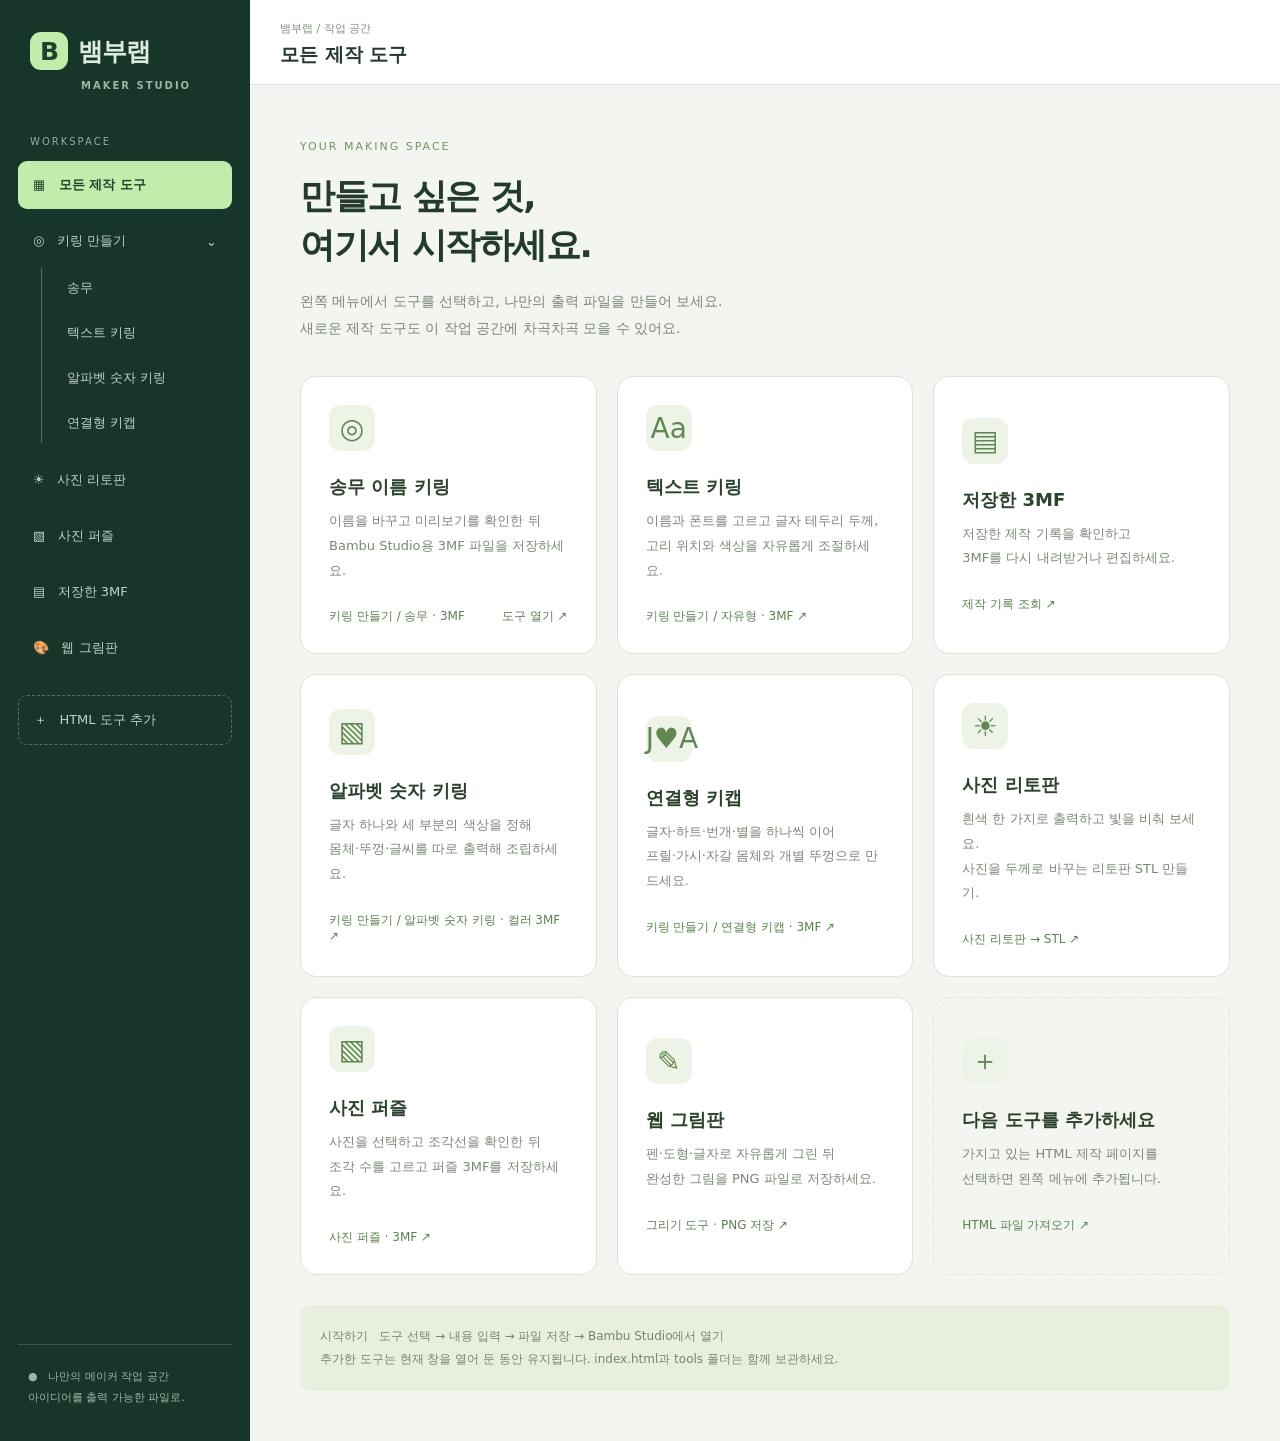
<file: index.html>
<!doctype html><html lang="ko"><head><meta charset="utf-8"><meta name="viewport" content="width=device-width,initial-scale=1"><title>뱀부랩 · 메이커 스튜디오</title><style>
*{box-sizing:border-box}body{margin:0;font-family:'Malgun Gothic',system-ui,sans-serif;color:#243a2f;background:#f3f5f0}button,a{font:inherit}button{cursor:pointer}button:focus-visible,a:focus-visible{outline:3px solid #78c688;outline-offset:3px}.app{height:100dvh;display:grid;grid-template-columns:250px minmax(0,1fr)}aside{background:#18352a;color:#dcebdd;padding:32px 18px;display:flex;flex-direction:column}.brand{padding:0 12px;font-size:25px;font-weight:800;letter-spacing:-1px}.brand b{display:inline-grid;place-items:center;background:#c2ecab;color:#25412d;border-radius:11px;width:38px;height:38px;margin-right:10px}.brand small{display:block;font-size:10px;letter-spacing:2px;color:#9db4a2;padding:10px 0 0 51px}.label{font-size:10px;color:#93ad9a;letter-spacing:2px;margin:45px 12px 14px}nav{display:grid;gap:8px}.nav{border:0;background:transparent;color:#c0d1c4;text-align:left;padding:15px;border-radius:9px;font-size:13px}.nav[aria-current=page]{background:#c2ecab;color:#25412d;font-weight:700}.add{border:1px dashed #57715e;margin-top:15px}.aside-note{margin-top:auto;border-top:1px solid #3a5746;padding:22px 10px 0;font-size:11px;line-height:1.9;color:#9db4a2}main{min-width:0;display:flex;flex-direction:column}header{height:85px;flex-shrink:0;background:#fff;border-bottom:1px solid #e0e5dc;display:flex;align-items:center;justify-content:space-between;padding:0 30px;gap:15px}header small{font-size:11px;color:#859283}h1{font-size:19px;margin:6px 0 0}#actions{display:flex;gap:8px}.action{border:1px solid #dce3d6;background:white;border-radius:7px;color:#4a604a;padding:9px 12px;font-size:12px;text-decoration:none;white-space:nowrap}.workspace{flex:1;min-height:0}iframe{width:100%;height:100%;border:0;background:#faf9f5;display:block}.home{height:100%;overflow:auto;padding:50px;max-width:1200px;margin:auto}.eyebrow{font-size:11px;letter-spacing:2px;color:#739367}h2{font-size:35px;letter-spacing:-1.4px;line-height:1.4;margin:18px 0}p{color:#7b8778;font-size:14px;line-height:1.9}.cards{display:grid;grid-template-columns:repeat(auto-fit,minmax(240px,1fr));gap:20px;margin-top:35px}.card{padding:28px;text-align:left;background:white;border:1px solid #dde4d6;border-radius:16px;color:#2c422d;min-height:235px}.card:hover{border-color:#80ab6f;box-shadow:0 6px 20px #30582a0a}.symbol{width:46px;height:46px;display:grid;place-items:center;background:#edf4e7;border-radius:12px;color:#5f8751;font-size:28px}.card h3{font-size:18px;margin:24px 0 10px}.card p{font-size:13px;margin:0}.card footer{color:#5c8150;font-size:12px;margin-top:25px}.new{background:transparent;border-style:dashed}.help{font-size:12px;line-height:1.9;color:#75856c;background:#e9efdf;padding:20px;border-radius:10px;margin-top:30px}[hidden]{display:none!important}@media(max-width:800px){.app{grid-template-columns:200px minmax(0,1fr)}.home{padding:28px}header{padding:0 20px}.brand{font-size:20px;padding:0}.brand small{padding-left:48px}h2{font-size:28px}#reload{display:none}}@media(max-width:540px){.app{grid-template-columns:1fr;grid-template-rows:auto minmax(0,1fr)}aside{padding:14px}.brand{font-size:20px}.brand b{width:30px;height:30px}.brand small,.label,.aside-note{display:none}nav{display:flex;overflow:auto;margin-top:14px}.nav{white-space:nowrap;padding:11px}.add{margin:0}header{height:70px}h1{font-size:16px}.home{padding:25px 20px}h2{font-size:26px}}
.nav-group{min-width:0}.group-toggle{width:100%;display:flex;align-items:center}.chevron{margin-left:auto}.nav-children{display:grid;gap:5px;margin:3px 0 5px 23px;padding-left:11px;border-left:1px solid #55705e}.child-nav{width:100%;padding:11px 14px}.group-toggle[aria-expanded="false"] .chevron{transform:rotate(-90deg)}@media(max-width:540px){.nav-group{flex-shrink:0}.nav-children{margin-left:12px}.group-toggle{padding:11px}}</style><link rel="stylesheet" href="tools/assets/mobile.css?v=mobile-1"></head><body class="studio-shell" data-mobile-open="false"><div class="app"><aside><div class="brand"><b>B</b>뱀부랩<small>MAKER STUDIO</small></div><button type="button" class="mobile-menu-toggle" id="mobileMenu" aria-label="메뉴 열기" aria-expanded="false" aria-controls="menu">☰</button><div class="label">WORKSPACE</div><nav id="menu" aria-label="제작 도구"><button class="nav" id="homeNav" aria-current="page">▦ &nbsp; 모든 제작 도구</button><div class="nav-group"><button class="nav group-toggle" id="keyGroup" aria-expanded="true" aria-controls="keyChildren">◎ &nbsp; 키링 만들기 <span class="chevron">⌄</span></button><div class="nav-children" id="keyChildren"><button class="nav child-nav" id="keyNav">송무</button><button class="nav child-nav" id="freeNav">텍스트 키링</button><button class="nav child-nav" id="keycapNav">알파벳 숫자 키링</button><button class="nav child-nav" id="linkedNav">연결형 키캡</button></div></div><!-- 키링 도구는 keyChildren 안에 추가. 그 외 새 모델은 저장한 3MF 위에 추가. --><button class="nav" id="lithophaneNav">☀ &nbsp; 사진 리토판</button><button class="nav" id="puzzleNav">▧ &nbsp; 사진 퍼즐</button><button class="nav" id="recordsNav">▤ &nbsp; 저장한 3MF</button><button class="nav" id="drawingNav">🎨 &nbsp; 웹 그림판</button><button class="nav add" id="addNav">＋ &nbsp; HTML 도구 추가</button></nav><div class="aside-note">● &nbsp; 나만의 메이커 작업 공간<br>아이디어를 출력 가능한 파일로.</div></aside><main><header><div><small>뱀부랩 / 작업 공간</small><h1 id="title">모든 제작 도구</h1></div><div id="actions" hidden><button class="action" id="reload">새로고침</button><a class="action" id="open" target="_blank" rel="noopener">새 창에서 열기 ↗</a></div></header><div class="workspace"><section class="home" id="home"><span class="eyebrow">YOUR MAKING SPACE</span><h2>만들고 싶은 것,<br>여기서 시작하세요.</h2><p>왼쪽 메뉴에서 도구를 선택하고, 나만의 출력 파일을 만들어 보세요.<br>새로운 제작 도구도 이 작업 공간에 차곡차곡 모을 수 있어요.</p><div class="cards" id="cards"><button class="card" id="keyCard"><div class="symbol">◎</div><h3>송무 이름 키링</h3><p>이름을 바꾸고 미리보기를 확인한 뒤<br>Bambu Studio용 3MF 파일을 저장하세요.</p><footer>키링 만들기 / 송무 · 3MF <span style="float:right">도구 열기 ↗</span></footer></button><button class="card" id="freeCard"><div class="symbol">Aa</div><h3>텍스트 키링</h3><p>이름과 폰트를 고르고 글자 테두리 두께,<br>고리 위치와 색상을 자유롭게 조절하세요.</p><footer>키링 만들기 / 자유형 · 3MF ↗</footer></button><button class="card" id="recordsCard"><div class="symbol">▤</div><h3>저장한 3MF</h3><p>저장한 제작 기록을 확인하고<br>3MF를 다시 내려받거나 편집하세요.</p><footer>제작 기록 조회 ↗</footer></button><button class="card" id="keycapCard"><div class="symbol">▧</div><h3>알파벳 숫자 키링</h3><p>글자 하나와 세 부분의 색상을 정해<br>몸체·뚜껑·글씨를 따로 출력해 조립하세요.</p><footer>키링 만들기 / 알파벳 숫자 키링 · 컬러 3MF ↗</footer></button><button class="card" id="linkedCard"><div class="symbol">J♥A</div><h3>연결형 키캡</h3><p>글자·하트·번개·별을 하나씩 이어<br>프릴·가시·자갈 몸체와 개별 뚜껑으로 만드세요.</p><footer>키링 만들기 / 연결형 키캡 · 3MF ↗</footer></button><button class="card" id="lithophaneCard"><div class="symbol">☀</div><h3>사진 리토판</h3><p>흰색 한 가지로 출력하고 빛을 비춰 보세요.<br>사진을 두께로 바꾸는 리토판 STL 만들기.</p><footer>사진 리토판 → STL ↗</footer></button><button class="card" id="puzzleCard"><div class="symbol">▧</div><h3>사진 퍼즐</h3><p>사진을 선택하고 조각선을 확인한 뒤<br>조각 수를 고르고 퍼즐 3MF를 저장하세요.</p><footer>사진 퍼즐 · 3MF ↗</footer></button><button class="card" id="drawingCard"><div class="symbol">✎</div><h3>웹 그림판</h3><p>펜·도형·글자로 자유롭게 그린 뒤<br>완성한 그림을 PNG 파일로 저장하세요.</p><footer>그리기 도구 · PNG 저장 ↗</footer></button><button class="card new" id="addCard"><div class="symbol">＋</div><h3>다음 도구를 추가하세요</h3><p>가지고 있는 HTML 제작 페이지를<br>선택하면 왼쪽 메뉴에 추가됩니다.</p><footer>HTML 파일 가져오기 ↗</footer></button></div><div class="help">시작하기 &nbsp; 도구 선택 → 내용 입력 → 파일 저장 → Bambu Studio에서 열기<br>추가한 도구는 현재 창을 열어 둔 동안 유지됩니다. index.html과 tools 폴더는 함께 보관하세요.</div></section><iframe id="frame" title="제작 도구" sandbox="allow-scripts allow-same-origin allow-downloads allow-popups allow-popups-to-escape-sandbox allow-modals" hidden></iframe></div></main></div><input type="file" id="picker" accept=".html,.htm" multiple hidden><script>
const $=id=>document.getElementById(id);let current=null;function select(button){document.querySelectorAll('.nav[aria-current]').forEach(el=>el.removeAttribute('aria-current'));button.setAttribute('aria-current','page')}function show(tool){setMobileMenu(false);if(tool.button.id==="keyNav"||tool.button.id==="freeNav"||tool.button.id==="keycapNav"||tool.button.id==="linkedNav"){$("keyChildren").hidden=false;$("keyGroup").setAttribute("aria-expanded","true")}select(tool.button);$('home').hidden=true;$('frame').hidden=false;$('actions').hidden=false;$('title').textContent=tool.title;$('open').href=tool.url;$('reload').textContent=tool===puzzleTool?'조각만 새로고침':'새로고침';if(current!==tool){const frame=$('frame'),target=new URL(tool.url,location.href);let loaded=null;try{loaded=new URL(frame.contentWindow.location.href)}catch(error){}const sameDocument=loaded&&loaded.origin===target.origin&&loaded.pathname===target.pathname&&loaded.search===target.search;frame.onload=()=>{frame.style.visibility='visible'};frame.style.visibility=sameDocument?'visible':'hidden';frame.src=tool.url;current=tool}else{$('frame').style.visibility='visible'}}const key={title:'키링 만들기 / 송무',url:'tools/Keyring_Name_Maker.html?v=songmu-default-11',button:$('keyNav')};$('keyNav').onclick=$('keyCard').onclick=()=>show(key);$('homeNav').onclick=()=>{setMobileMenu(false);select($('homeNav'));$('home').hidden=false;$('frame').hidden=true;$('actions').hidden=true;$('title').textContent='모든 제작 도구'};$('reload').onclick=()=>{if(!current)return;const frame=$('frame');if(current===puzzleTool){const origin=location.protocol==='file:'?'*':location.origin;frame.contentWindow?.postMessage('photo-puzzle:refresh-cuts',origin)}else frame.src=current.url};$('addNav').onclick=$('addCard').onclick=()=>$('picker').click();$('picker').onchange=e=>{for(const file of e.target.files){if(!/\.html?$/i.test(file.name))continue;const title=file.name.replace(/\.html?$/i,'').replace(/_/g,' '),button=document.createElement('button');button.className='nav';button.textContent='◇  '+title;$('menu').insertBefore(button,$('addNav'));const tool={title,button,url:URL.createObjectURL(new Blob([file],{type:'text/html'}))};button.onclick=()=>show(tool);const card=document.createElement('button');card.className='card';const heading=document.createElement('h3');heading.textContent=title;const desc=document.createElement('p');desc.textContent='추가한 HTML 제작 도구 열기 ↗';card.append(heading,desc);card.onclick=()=>show(tool);$('cards').insertBefore(card,$('addCard'));show(tool)}e.target.value=''};
$("keyGroup").onclick=()=>{const expanded=$("keyGroup").getAttribute("aria-expanded")==="true";$("keyGroup").setAttribute("aria-expanded",String(!expanded));$("keyChildren").hidden=expanded};const freeTool={title:"키링 만들기 / 텍스트 키링",url:"tools/Free_Name_Keyring.html?v=keycaps-records-9",button:$("freeNav")};$("freeNav").onclick=$("freeCard").onclick=()=>show(freeTool);const recordsTool={title:"저장한 3MF",url:"tools/Free_Name_Keyring.html?v=keycaps-records-9#records",button:$("recordsNav")};$("recordsNav").onclick=$("recordsCard").onclick=()=>show(recordsTool);const keycapTool={title:"키링 만들기 / 알파벳 숫자 키링",url:"tools/Alphabet_Keycaps.html?v=filament-palette-21",button:$("keycapNav")};$("keycapNav").onclick=$("keycapCard").onclick=()=>show(keycapTool);const linkedTool={title:"키링 만들기 / 연결형 키캡",url:"tools/Linked_Keycaps.html?v=filament-palette-21",button:$("linkedNav")};$("linkedNav").onclick=$("linkedCard").onclick=()=>show(linkedTool);const lithophaneTool={title:"사진 리토판",url:"tools/Lithophane.html?v=1",button:$("lithophaneNav")};$("lithophaneNav").onclick=$("lithophaneCard").onclick=()=>show(lithophaneTool);const puzzleTool={title:"사진 퍼즐",url:"tools/Photo_Puzzle.html?v=12",button:$("puzzleNav")};$("puzzleNav").onclick=$("puzzleCard").onclick=()=>show(puzzleTool);const drawingTool={title:"웹 그림판",url:"tools/drawing_board.html?v=shapes-3",button:$("drawingNav")};$("drawingNav").onclick=$("drawingCard").onclick=()=>show(drawingTool);function setMobileMenu(open){document.body.dataset.mobileOpen=String(open);$('mobileMenu').setAttribute('aria-expanded',String(open));$('mobileMenu').setAttribute('aria-label',open?'메뉴 닫기':'메뉴 열기');$('mobileMenu').textContent=open?'✕':'☰'}$('mobileMenu').onclick=()=>setMobileMenu(document.body.dataset.mobileOpen!=='true');document.addEventListener('keydown',event=>{if(event.key==='Escape')setMobileMenu(false)});document.addEventListener('click',event=>{if(!event.target.closest('#menu')&&!event.target.closest('#mobileMenu'))setMobileMenu(false)});</script></body></html>
</file>
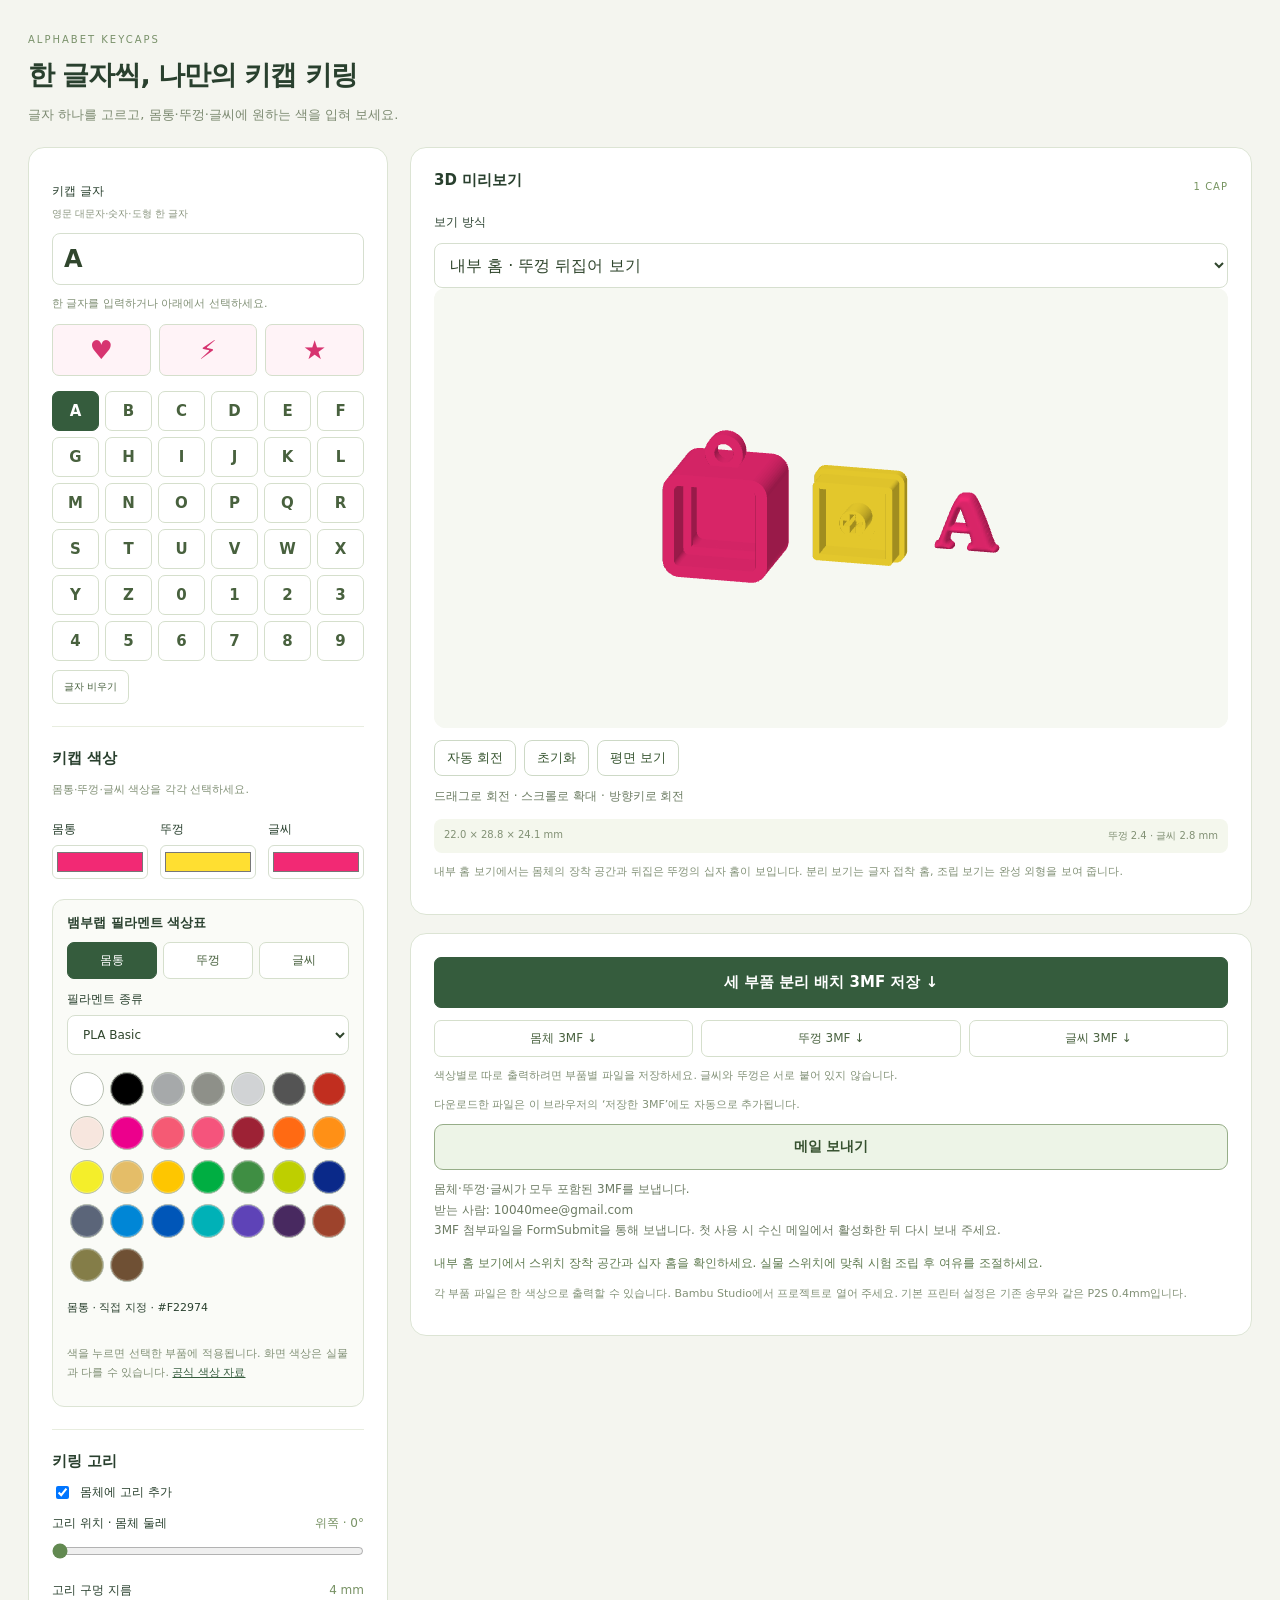
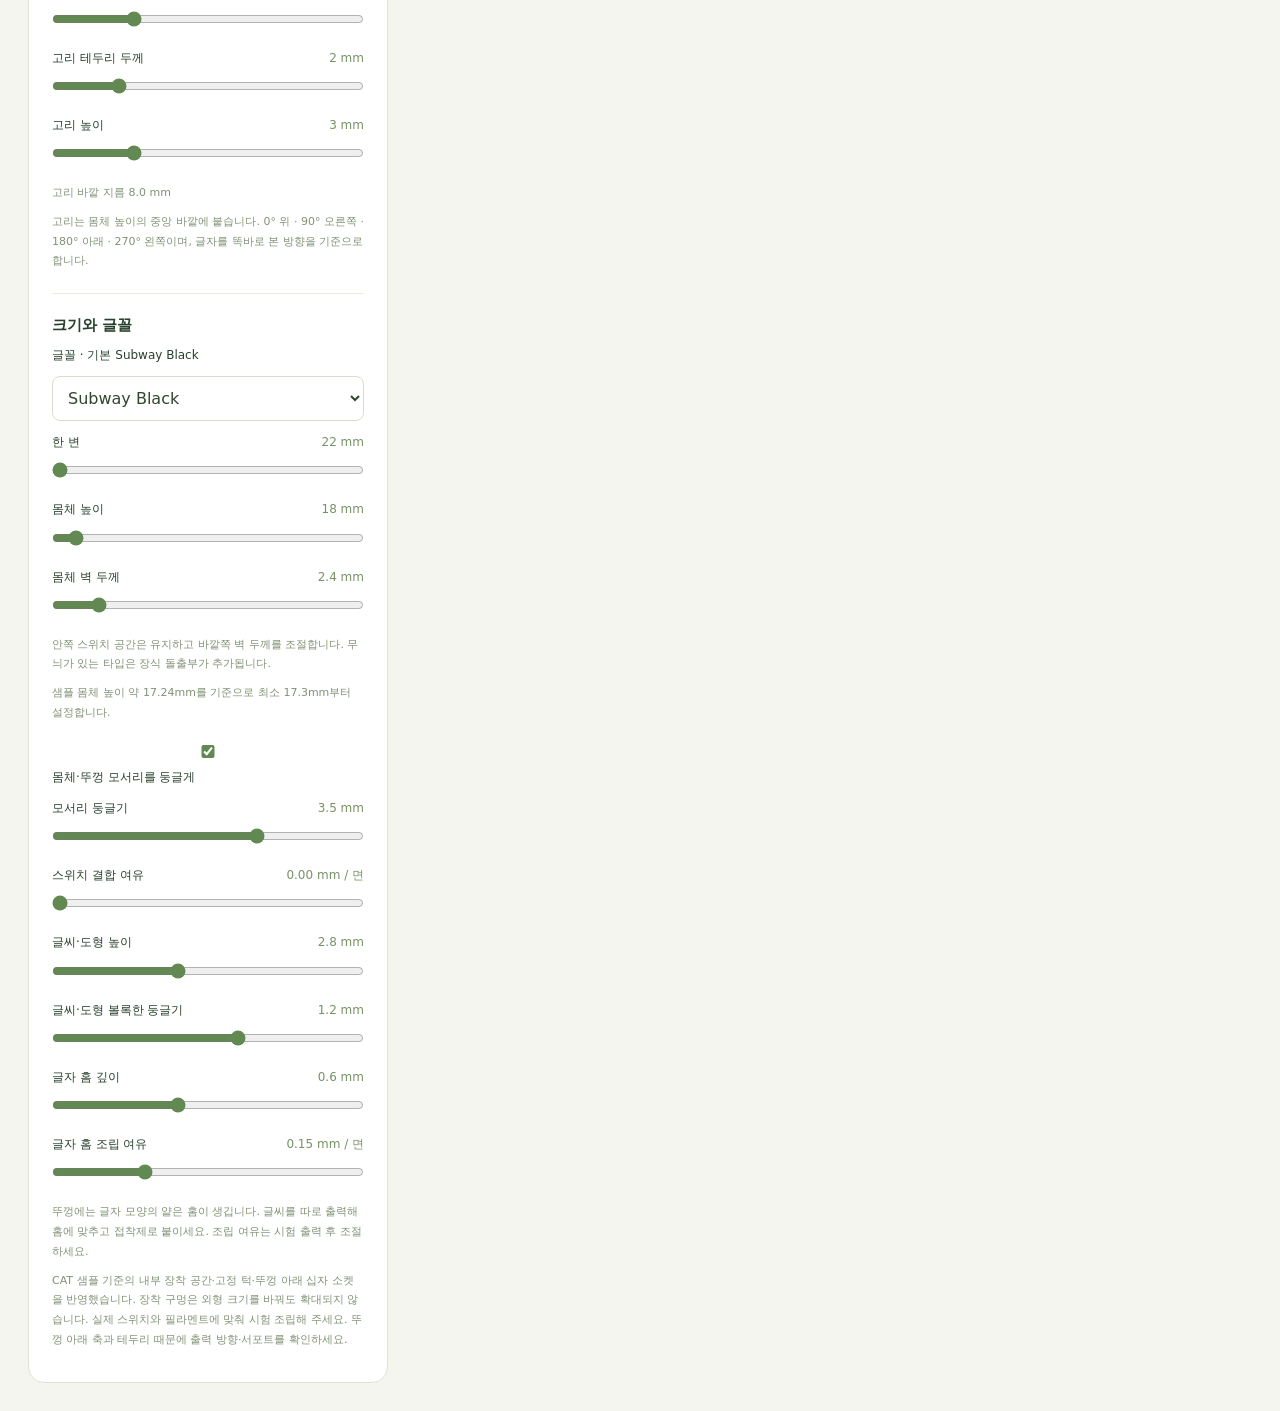
<file: tools/Alphabet_Keycaps.html>
<!doctype html><html lang="ko"><head><meta charset="utf-8"><meta name="viewport" content="width=device-width,initial-scale=1"><title>알파벳 키캡 만들기</title><link rel="stylesheet" href="assets/keyring-3d.css?v=3d-2"><link rel="stylesheet" href="assets/keycap.css?v=filament-palette-21"><link rel="stylesheet" href="assets/keyring-records.css?v=keycaps-records-9"><link rel="stylesheet" href="assets/keyring-mail.css?v=mail-2"><script src="assets/keyring-mail.js?v=mail-2"></script></head>
<body><main><section class="intro"><span>ALPHABET KEYCAPS</span><h1>한 글자씩, 나만의 키캡 키링</h1><p>글자 하나를 고르고, 몸통·뚜껑·글씨에 원하는 색을 입혀 보세요.</p></section><div class="layout"><section class="controls panel">
<label for="capName">키캡 글자 <small>영문 대문자·숫자·도형 한 글자</small></label><input id="capName" value="A" maxlength="2" autocomplete="off" spellcheck="false" aria-label="키캡에 넣을 한 글자"><p class="hint">한 글자를 입력하거나 아래에서 선택하세요.</p><div id="symbolChoices" class="symbol-choices" aria-label="하트 번개 별 선택"></div><div id="alphabet" class="alphabet" aria-label="알파벳과 숫자 선택"></div><div class="row"><button type="button" id="resetName">글자 비우기</button></div>
<div class="divider"></div><h2>키캡 색상</h2><p class="hint">몸통·뚜껑·글씨 색상을 각각 선택하세요.</p><div class="colors"><label>몸통<input type="color" id="bodyColor" value="#F22974"></label><label>뚜껑<input type="color" id="topColor" value="#FFDF31"></label><label>글씨<input type="color" id="letterColor" value="#F22974"></label></div><section class="filament-palette" aria-label="뱀부랩 필라멘트 색상표"><h3>뱀부랩 필라멘트 색상표</h3><div id="filamentTargets" class="filament-targets" role="group" aria-label="색상 적용 부품"></div><label for="filamentFamily">필라멘트 종류<select id="filamentFamily"></select></label><div id="filamentSwatches" class="filament-swatches" role="group" aria-label="필라멘트 색상 선택"></div><p id="filamentSelection" class="filament-selection" aria-live="polite"></p><p class="hint">색을 누르면 선택한 부품에 적용됩니다. 화면 색상은 실물과 다를 수 있습니다. <a href="https://github.com/bambulab/BambuStudio/blob/master/resources/profiles/BBL/filament/filaments_color_codes.json" target="_blank" rel="noopener">공식 색상 자료</a></p></section>
<div class="divider"></div><h2>키링 고리</h2><label class="check"><input type="checkbox" id="withRing" checked>몸체에 고리 추가</label><div class="dimensions-controls"><label>고리 위치 · 몸체 둘레 <output id="ringAngleOut">위쪽 · 0°</output><input type="range" id="ringAngle" min="0" max="360" step="5" value="0" disabled></label><label>고리 구멍 지름 <output id="ringHoleOut">4 mm</output><input type="range" id="ringHole" min="2" max="10" step=".5" value="4" disabled></label><label>고리 테두리 두께 <output id="ringWallOut">2 mm</output><input type="range" id="ringWall" min="1.5" max="4" step=".5" value="2" disabled></label><label>고리 높이 <output id="ringThicknessOut">3 mm</output><input type="range" id="ringThickness" min="2" max="6" step=".5" value="3" disabled></label></div><p id="ringOuterOut" class="hint">고리 바깥 지름 8.0 mm</p><p class="hint">고리는 몸체 높이의 중앙 바깥에 붙습니다. 0° 위 · 90° 오른쪽 · 180° 아래 · 270° 왼쪽이며, 글자를 똑바로 본 방향을 기준으로 합니다.</p>
<div class="divider"></div><h2>크기와 글꼴</h2><label for="capFont">글꼴 · 기본 Subway Black</label><select id="capFont"></select><div class="dimensions-controls"><label>한 변 <output id="sizeOut">22 mm</output><input type="range" id="capSize" min="22" max="32" step="1" value="22"></label><label>몸체 높이 <output id="heightOut">18 mm</output><input type="range" id="capHeight" min="17.3" max="30" step=".1" value="18"></label><label>몸체 벽 두께 <output id="bodyThicknessOut">2.4 mm</output><input type="range" id="bodyThickness" min="2" max="5" step=".1" value="2.4"></label><p class="hint">안쪽 스위치 공간은 유지하고 바깥쪽 벽 두께를 조절합니다. 무늬가 있는 타입은 장식 돌출부가 추가됩니다.</p><p class="hint">샘플 몸체 높이 약 17.24mm를 기준으로 최소 17.3mm부터 설정합니다.</p><label class="check"><input type="checkbox" id="roundCorners" checked>몸체·뚜껑 모서리를 둥글게</label><label>모서리 둥글기 <output id="radiusOut">3.5 mm</output><input type="range" id="cornerRadius" min=".5" max="5" step=".1" value="3.5"></label><label>스위치 결합 여유 <output id="switchFitOut">0.00 mm / 면</output><input type="range" id="switchFit" min="0" max=".2" step=".01" value="0"></label><label>글씨·도형 높이 <output id="glyphThicknessOut">2.8 mm</output><input type="range" id="glyphThickness" min="2" max="4" step=".1" value="2.8"></label><label>글씨·도형 볼록한 둥글기 <output id="glyphRoundOut">1.2 mm</output><input type="range" id="glyphRound" min="0" max="2" step=".1" value="1.2"></label><label>글자 홈 깊이 <output id="recessOut">0.6 mm</output><input type="range" id="recessDepth" min=".2" max="1.2" step=".1" value=".6"></label><label>글자 홈 조립 여유 <output id="clearanceOut">0.15 mm / 면</output><input type="range" id="fitClearance" min=".05" max=".4" step=".05" value=".15"></label></div><p class="hint">뚜껑에는 글자 모양의 얕은 홈이 생깁니다. 글씨를 따로 출력해 홈에 맞추고 접착제로 붙이세요. 조립 여유는 시험 출력 후 조절하세요.</p><p class="hint">CAT 샘플 기준의 내부 장착 공간·고정 턱·뚜껑 아래 십자 소켓을 반영했습니다. 장착 구멍은 외형 크기를 바꿔도 확대되지 않습니다. 실제 스위치와 필라멘트에 맞춰 시험 조립해 주세요. 뚜껑 아래 축과 테두리 때문에 출력 방향·서포트를 확인하세요.</p>
</section><aside class="result"><section class="panel preview"><div class="preview-title"><h2>3D 미리보기</h2><span id="capCount">1 CAP</span></div><label for="previewMode">보기 방식</label><select id="previewMode"><option value="inside" selected>내부 홈 · 뚜껑 뒤집어 보기</option><option value="assembled">조립 모습</option><option value="separate">부품 분리 · 글자 홈 확인</option></select><canvas id="capPreview" width="1000" height="700" aria-label="알파벳 키캡 평면 미리보기"></canvas><div class="measurements"><span id="capDimensions"></span><span>뚜껑 2.4 · 글씨 <output id="glyphHeightNote">2.8</output> mm</span></div><p class="hint">내부 홈 보기에서는 몸체의 장착 공간과 뒤집은 뚜껑의 십자 홈이 보입니다. 분리 보기는 글자 접착 홈, 조립 보기는 완성 외형을 보여 줍니다.</p></section><section class="panel save"><button type="button" id="capDownload" class="primary" disabled>세 부품 분리 배치 3MF 저장 ↓</button><div class="part-downloads"><button type="button" id="bodyDownload" disabled>몸체 3MF ↓</button><button type="button" id="lidDownload" disabled>뚜껑 3MF ↓</button><button type="button" id="letterDownload" disabled>글씨 3MF ↓</button></div><p class="hint">색상별로 따로 출력하려면 부품별 파일을 저장하세요. 글씨와 뚜껑은 서로 붙어 있지 않습니다.</p><p class="hint">다운로드한 파일은 이 브라우저의 ‘저장한 3MF’에도 자동으로 추가됩니다.</p><button type="button" id="capSendMail" class="keyring-mail-button" disabled>메일 보내기</button><p class="keyring-mail-note">몸체·뚜껑·글씨가 모두 포함된 3MF를 보냅니다.<br>받는 사람: 10040mee@gmail.com<br>3MF 첨부파일을 FormSubmit을 통해 보냅니다. 첫 사용 시 수신 메일에서 활성화한 뒤 다시 보내 주세요.</p><p id="capStatus" role="status">글꼴을 준비하고 있습니다…</p><p class="hint">각 부품 파일은 한 색상으로 출력할 수 있습니다. Bambu Studio에서 프로젝트로 열어 주세요. 기본 프린터 설정은 기존 송무와 같은 P2S 0.4mm입니다.</p></section></aside></div></main>
<script src="assets/keyring-records.js?v=keycaps-records-9"></script><script src="assets/clipper.js"></script><script src="assets/earcut.js"></script><script src="assets/fflate.js"></script><script src="assets/opentype.js"></script><script src="assets/mesh-utils.js?v=keycaps-ring-8"></script><script src="assets/name-keyring-core.js?v=keycaps-1"></script><script src="assets/bambu-project-defaults.js?v=keycaps-1"></script><script src="assets/bambu-3mf.js?v=keycaps-ring-8"></script><script src="assets/keycap-core.js?v=frill-thinner-20"></script><script src="assets/keyring-3d.js?v=puffy-glyphs-17"></script><script src="../fonts/keyring-fonts.js?v=chicalo-1"></script><script src="../fonts/keyring-font-12.js"></script><script src="../fonts/keyring-font-14.js"></script><script src="../fonts/keyring-font-15.js"></script><script src="../fonts/keyring-font-16.js"></script><script src="../fonts/keyring-font-17.js"></script><script src="assets/bambu-filament-colors.js?v=filament-palette-21"></script><script src="assets/keycap-editor.js?v=filament-palette-21"></script></body></html>
</file>
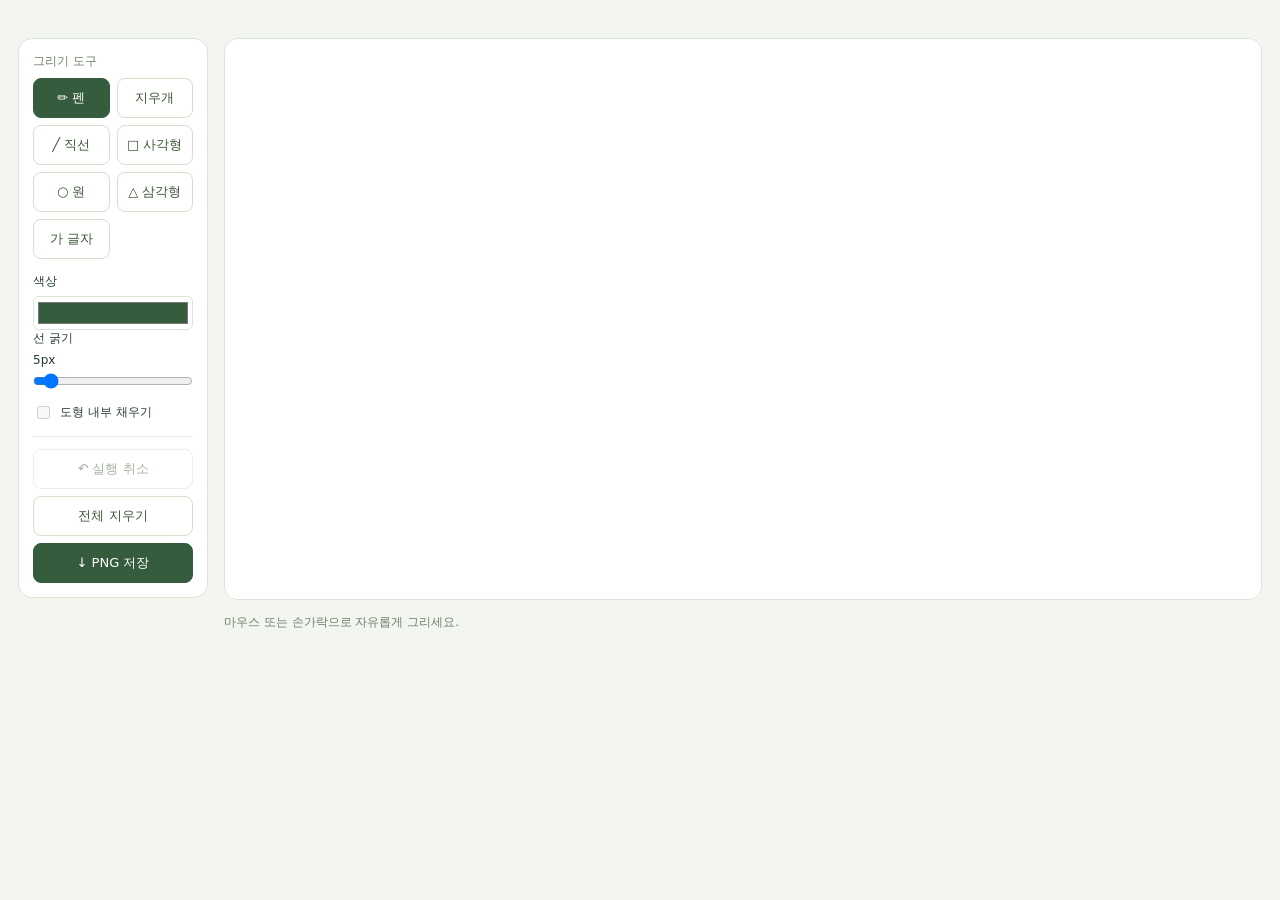
<file: tools/drawing_board.html>
<!doctype html>
<html lang="ko"><head><meta charset="utf-8"><meta name="viewport" content="width=device-width,initial-scale=1"><title>웹 그림판</title>
<style>
*{box-sizing:border-box}body{margin:0;background:#f3f5f0;font-family:system-ui,'Malgun Gothic',sans-serif;color:#263e2e}.app{max-width:1500px;margin:20px auto;padding:18px}h1{font-size:25px;margin:0 0 18px}.drawing-layout{display:grid;grid-template-columns:190px minmax(0,1fr);gap:16px;align-items:start}.toolbar{background:white;border:1px solid #dce4d6;border-radius:14px;padding:14px;display:grid;gap:14px}.tool-grid{display:grid;grid-template-columns:1fr 1fr;gap:7px}.section-label{font-size:12px;color:#718169;margin:0 0 8px}button{font:inherit;border:1px solid #d4dfcc;border-radius:8px;background:white;padding:10px 8px;cursor:pointer;font-size:13px;color:#3d5736}button.active{background:#355c3d;color:white;border-color:#355c3d}button.primary{background:#355c3d;color:white;border-color:#355c3d}button:disabled{opacity:.45;cursor:default}button:focus-visible,input:focus-visible,textarea:focus-visible,canvas:focus-visible{outline:3px solid #91b97a;outline-offset:2px}label{display:grid;gap:6px;font-size:12px}input[type=color]{width:100%;height:34px;border:1px solid #dce4d6;border-radius:6px;background:white;cursor:pointer}input[type=range]{width:100%;margin:0}textarea{width:100%;min-height:72px;resize:vertical;padding:8px;border:1px solid #d4dfcc;border-radius:7px;font:14px/1.5 system-ui,'Malgun Gothic',sans-serif}input[type=number]{width:100%;padding:8px;border:1px solid #d4dfcc;border-radius:7px;font:inherit}.check{display:flex;align-items:center;gap:7px}.actions{display:grid;gap:7px;border-top:1px solid #e7ecdf;padding-top:12px}.canvas-wrap{min-width:0;background:white;border:1px solid #dce4d6;border-radius:14px;overflow:hidden}canvas{display:block;width:100%;height:560px;touch-action:none;cursor:crosshair}.hint{font-size:12px;line-height:1.7;color:#718169;margin:12px 0}#textOptions{display:grid;gap:10px}[hidden]{display:none!important}@media(max-width:480px){.app{margin:0;padding:12px}.drawing-layout{grid-template-columns:1fr}.toolbar{gap:12px}.tool-grid{grid-template-columns:repeat(4,minmax(0,1fr))}.settings{display:grid;grid-template-columns:1fr 1fr;gap:12px}.actions{grid-template-columns:repeat(3,1fr)}canvas{height:55vh;min-height:320px}.toolbar #textOptions{grid-template-columns:1fr 85px}}
</style></head><body><main class="app"><div class="drawing-layout">
<aside class="toolbar" aria-label="그림 도구"><div><p class="section-label">그리기 도구</p><div class="tool-grid" role="group" aria-label="도구 선택">
<button type="button" data-tool="pen" class="active" aria-pressed="true">✏ 펜</button><button type="button" data-tool="eraser" aria-pressed="false">지우개</button><button type="button" data-tool="line" aria-pressed="false">╱ 직선</button><button type="button" data-tool="rect" aria-pressed="false">□ 사각형</button><button type="button" data-tool="ellipse" aria-pressed="false">○ 원</button><button type="button" data-tool="triangle" aria-pressed="false">△ 삼각형</button><button type="button" data-tool="text" aria-pressed="false">가 글자</button>
</div></div><div class="settings"><label>색상<input type="color" id="color" value="#355c3d"></label><label>선 굵기 <output id="widthLabel">5px</output><input type="range" id="width" min="1" max="60" value="5"></label></div>
<label class="check"><input type="checkbox" id="fillShape">도형 내부 채우기</label><div id="textOptions" hidden><label>넣을 글자<textarea id="textValue" placeholder="여기에 글자를 입력하세요" maxlength="500" rows="3"></textarea></label><label>글자 크기 (px)<input id="fontSize" type="number" min="10" max="160" value="32"></label></div>
<div class="actions"><button id="undo" type="button" disabled>↶ 실행 취소</button><button id="clear" type="button">전체 지우기</button><button id="save" class="primary" type="button">↓ PNG 저장</button></div></aside>
<section><div class="canvas-wrap"><canvas id="canvas" aria-label="그림 그리기 영역"></canvas></div><p class="hint" id="drawingStatus" role="status">마우스 또는 손가락으로 자유롭게 그리세요.</p></section></div></main><script src="assets/drawing-board.js?v=shapes-1"></script></body></html>
</file>
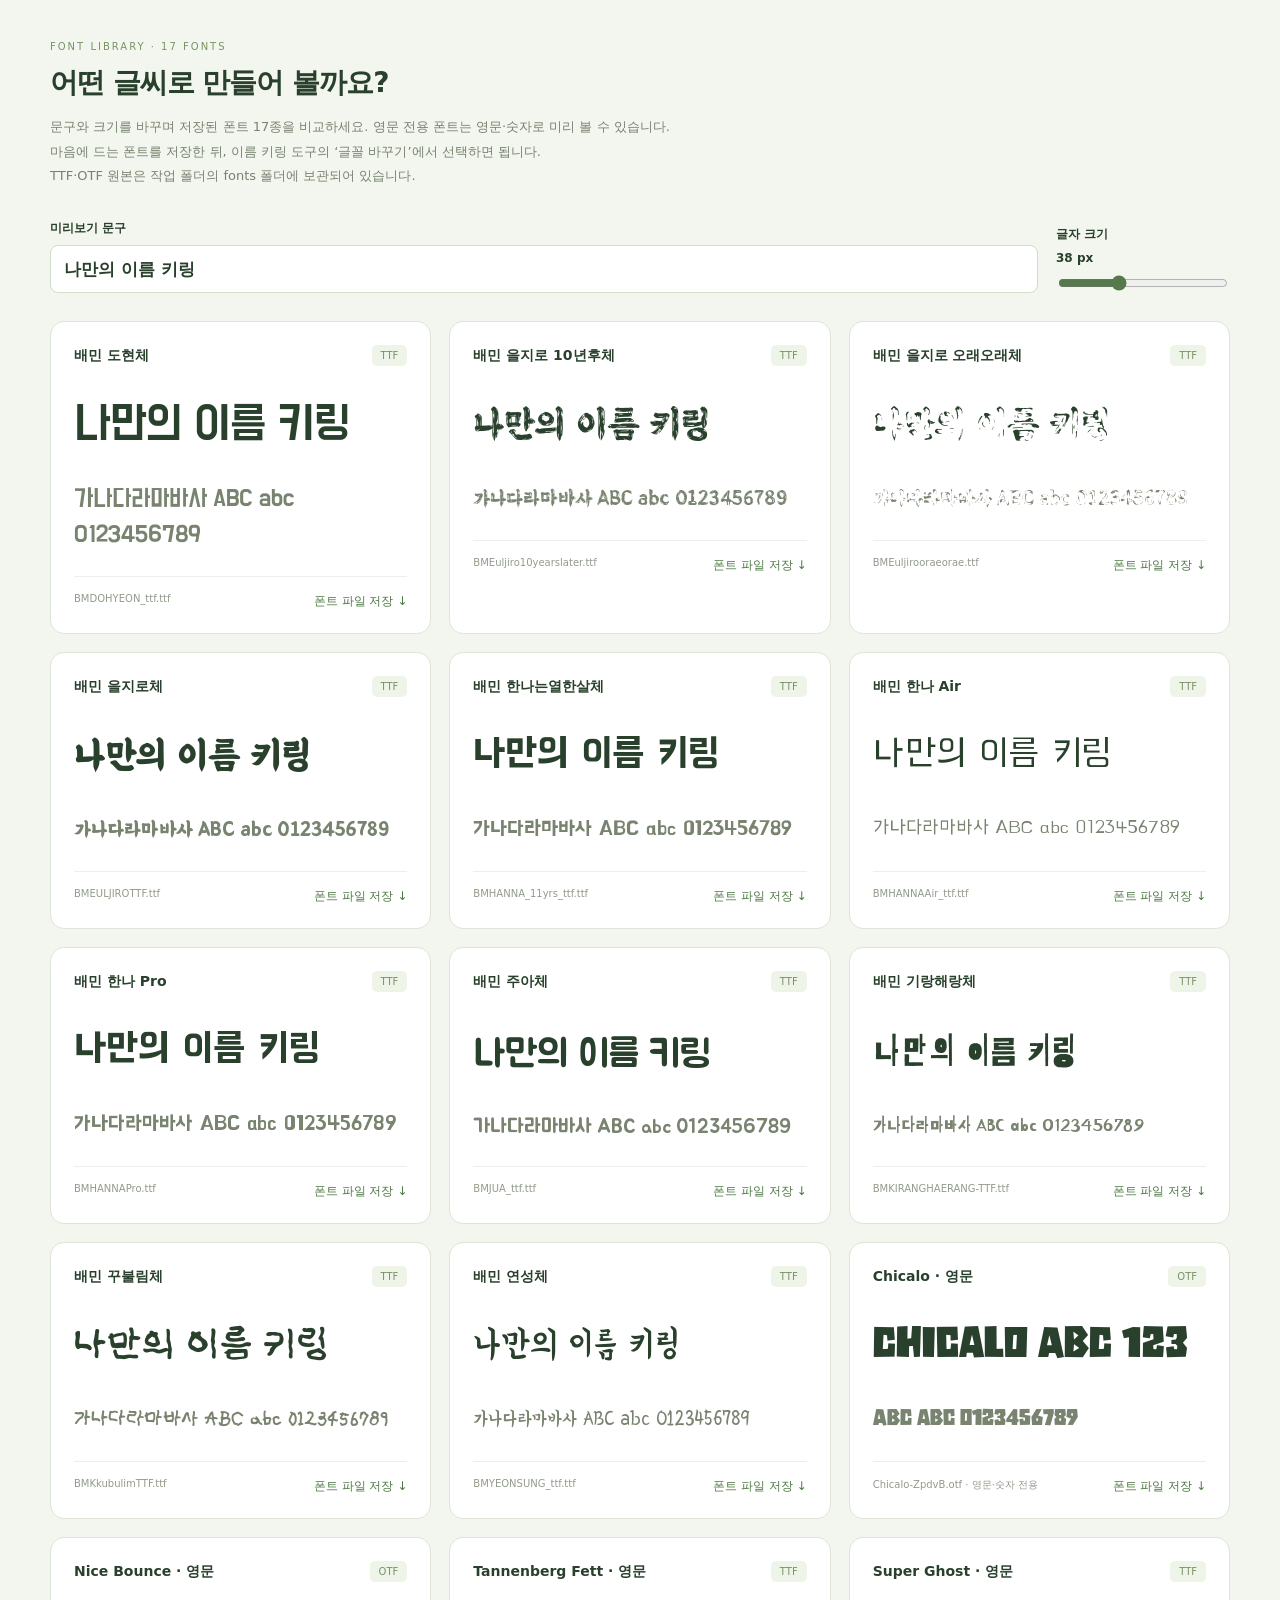
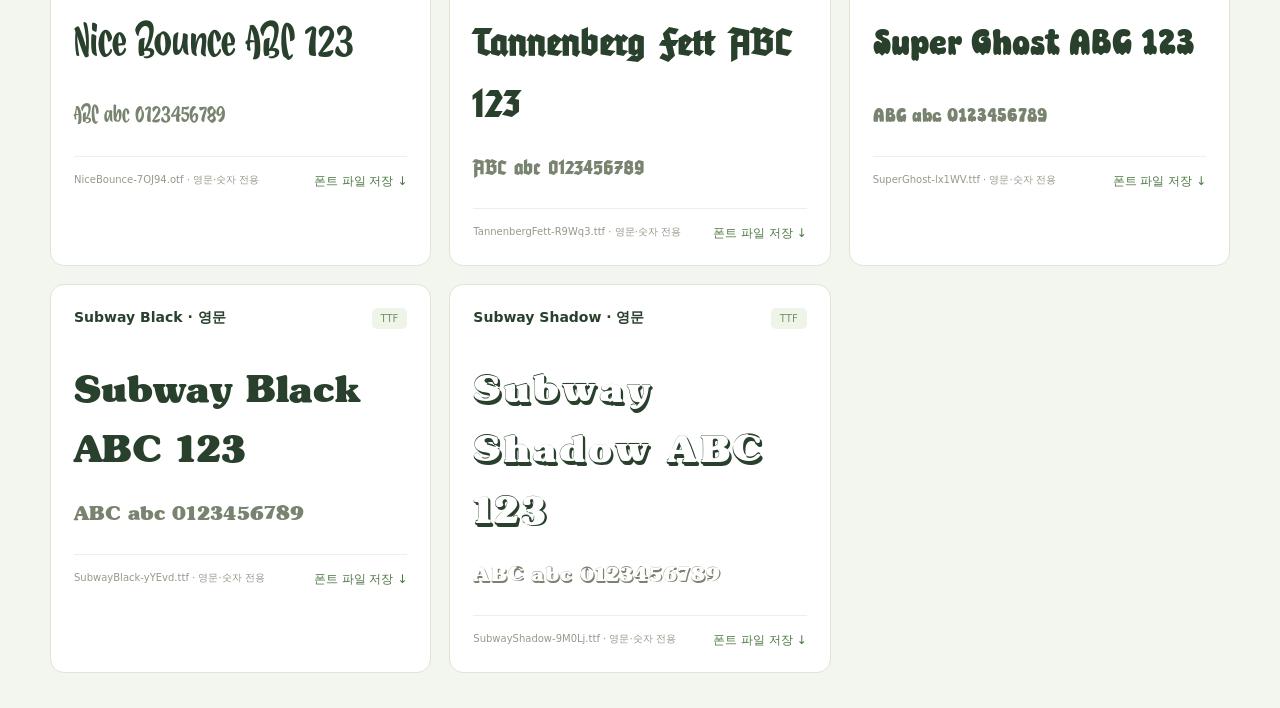
<file: tools/Font_Preview.html>
<!doctype html><html lang="ko"><head><meta charset="utf-8"><meta name="viewport" content="width=device-width,initial-scale=1"><title>뱀부랩 · 폰트 미리보기</title><style>

*{box-sizing:border-box}body{margin:0;background:#f3f5ef;color:#29402c;font-family:'Malgun Gothic',system-ui,sans-serif}main{max-width:1250px;padding:35px;margin:auto}h1{font-size:28px;letter-spacing:-1px;margin:10px 0}p{font-size:13px;line-height:1.9;color:#77836f}.tag{font-size:10px;letter-spacing:2px;color:#769561}.controls{position:sticky;top:0;z-index:2;background:#f3f5eff5;padding:18px 0;display:flex;align-items:end;gap:18px;flex-wrap:wrap}label{display:grid;gap:8px;font-size:12px;font-weight:bold}.text{flex:1;min-width:220px}input[type=text]{width:100%;font:inherit;font-size:17px;padding:13px;border:1px solid #d2ddc9;border-radius:8px;background:white;color:#29402c}input[type=range]{width:170px;accent-color:#55794b}.grid{display:grid;grid-template-columns:repeat(auto-fit,minmax(310px,1fr));gap:18px;margin-top:10px}.card{min-width:0;background:white;border:1px solid #dde5d6;border-radius:14px;padding:23px}.row{display:flex;justify-content:space-between;align-items:center}.row h2{font-size:14px;margin:0}.row span{font-size:10px;color:#799165;background:#eff4e9;padding:5px 9px;border-radius:5px}.sample{font-size:38px;line-height:1.6;margin:30px 0 15px;overflow-wrap:anywhere;white-space:pre-wrap;min-height:70px}.alphabet{font-size:20px;color:#798470;overflow-wrap:anywhere;line-height:1.8}.bottom{border-top:1px solid #edf0e9;margin-top:23px;padding-top:16px;display:flex;justify-content:space-between;gap:10px;flex-wrap:wrap}.bottom small{font-size:10px;color:#929b8b}.bottom a{font-size:12px;color:#4d7843;text-decoration:none}a:hover{text-decoration:underline}input:focus-visible,a:focus-visible{outline:3px solid #92bd7e;outline-offset:3px}@media(max-width:500px){main{padding:22px 16px}.grid{grid-template-columns:1fr}.controls{position:static}}
</style></head><body><main><span class="tag">FONT LIBRARY · 17 FONTS</span><h1>어떤 글씨로 만들어 볼까요?</h1><p>문구와 크기를 바꾸며 저장된 폰트 17종을 비교하세요. 영문 전용 폰트는 영문·숫자로 미리 볼 수 있습니다.<br>마음에 드는 폰트를 저장한 뒤, 이름 키링 도구의 ‘글꼴 바꾸기’에서 선택하면 됩니다.<br>TTF·OTF 원본은 작업 폴더의 fonts 폴더에 보관되어 있습니다.</p><div class="controls"><label class="text" for="text">미리보기 문구<input id="text" type="text" value="나만의 이름 키링" maxlength="200" autocomplete="off"></label><label for="size">글자 크기 <output id="sizeValue">38 px</output><input id="size" type="range" min="16" max="80" value="38"></label></div><div class="grid"><article class='card'><div class='row'><h2>배민 도현체</h2><span>TTF</span></div><div class='sample' style='font-family:BMPreview0' aria-label='배민 도현체 미리보기'>나만의 이름 키링</div><div class='alphabet' style='font-family:BMPreview0'>가나다라마바사 ABC abc 0123456789</div><div class='bottom'><small>BMDOHYEON_ttf.ttf</small><a download href='../fonts/ttf/BMDOHYEON_ttf.ttf'>폰트 파일 저장 ↓</a></div></article><article class='card'><div class='row'><h2>배민 을지로 10년후체</h2><span>TTF</span></div><div class='sample' style='font-family:BMPreview1' aria-label='배민 을지로 10년후체 미리보기'>나만의 이름 키링</div><div class='alphabet' style='font-family:BMPreview1'>가나다라마바사 ABC abc 0123456789</div><div class='bottom'><small>BMEuljiro10yearslater.ttf</small><a download href='../fonts/ttf/BMEuljiro10yearslater.ttf'>폰트 파일 저장 ↓</a></div></article><article class='card'><div class='row'><h2>배민 을지로 오래오래체</h2><span>TTF</span></div><div class='sample' style='font-family:BMPreview2' aria-label='배민 을지로 오래오래체 미리보기'>나만의 이름 키링</div><div class='alphabet' style='font-family:BMPreview2'>가나다라마바사 ABC abc 0123456789</div><div class='bottom'><small>BMEuljirooraeorae.ttf</small><a download href='../fonts/ttf/BMEuljirooraeorae.ttf'>폰트 파일 저장 ↓</a></div></article><article class='card'><div class='row'><h2>배민 을지로체</h2><span>TTF</span></div><div class='sample' style='font-family:BMPreview3' aria-label='배민 을지로체 미리보기'>나만의 이름 키링</div><div class='alphabet' style='font-family:BMPreview3'>가나다라마바사 ABC abc 0123456789</div><div class='bottom'><small>BMEULJIROTTF.ttf</small><a download href='../fonts/ttf/BMEULJIROTTF.ttf'>폰트 파일 저장 ↓</a></div></article><article class='card'><div class='row'><h2>배민 한나는열한살체</h2><span>TTF</span></div><div class='sample' style='font-family:BMPreview4' aria-label='배민 한나는열한살체 미리보기'>나만의 이름 키링</div><div class='alphabet' style='font-family:BMPreview4'>가나다라마바사 ABC abc 0123456789</div><div class='bottom'><small>BMHANNA_11yrs_ttf.ttf</small><a download href='../fonts/ttf/BMHANNA_11yrs_ttf.ttf'>폰트 파일 저장 ↓</a></div></article><article class='card'><div class='row'><h2>배민 한나 Air</h2><span>TTF</span></div><div class='sample' style='font-family:BMPreview5' aria-label='배민 한나 Air 미리보기'>나만의 이름 키링</div><div class='alphabet' style='font-family:BMPreview5'>가나다라마바사 ABC abc 0123456789</div><div class='bottom'><small>BMHANNAAir_ttf.ttf</small><a download href='../fonts/ttf/BMHANNAAir_ttf.ttf'>폰트 파일 저장 ↓</a></div></article><article class='card'><div class='row'><h2>배민 한나 Pro</h2><span>TTF</span></div><div class='sample' style='font-family:BMPreview6' aria-label='배민 한나 Pro 미리보기'>나만의 이름 키링</div><div class='alphabet' style='font-family:BMPreview6'>가나다라마바사 ABC abc 0123456789</div><div class='bottom'><small>BMHANNAPro.ttf</small><a download href='../fonts/ttf/BMHANNAPro.ttf'>폰트 파일 저장 ↓</a></div></article><article class='card'><div class='row'><h2>배민 주아체</h2><span>TTF</span></div><div class='sample' style='font-family:BMPreview7' aria-label='배민 주아체 미리보기'>나만의 이름 키링</div><div class='alphabet' style='font-family:BMPreview7'>가나다라마바사 ABC abc 0123456789</div><div class='bottom'><small>BMJUA_ttf.ttf</small><a download href='../fonts/ttf/BMJUA_ttf.ttf'>폰트 파일 저장 ↓</a></div></article><article class='card'><div class='row'><h2>배민 기랑해랑체</h2><span>TTF</span></div><div class='sample' style='font-family:BMPreview8' aria-label='배민 기랑해랑체 미리보기'>나만의 이름 키링</div><div class='alphabet' style='font-family:BMPreview8'>가나다라마바사 ABC abc 0123456789</div><div class='bottom'><small>BMKIRANGHAERANG-TTF.ttf</small><a download href='../fonts/ttf/BMKIRANGHAERANG-TTF.ttf'>폰트 파일 저장 ↓</a></div></article><article class='card'><div class='row'><h2>배민 꾸불림체</h2><span>TTF</span></div><div class='sample' style='font-family:BMPreview9' aria-label='배민 꾸불림체 미리보기'>나만의 이름 키링</div><div class='alphabet' style='font-family:BMPreview9'>가나다라마바사 ABC abc 0123456789</div><div class='bottom'><small>BMKkubulimTTF.ttf</small><a download href='../fonts/ttf/BMKkubulimTTF.ttf'>폰트 파일 저장 ↓</a></div></article><article class='card'><div class='row'><h2>배민 연성체</h2><span>TTF</span></div><div class='sample' style='font-family:BMPreview10' aria-label='배민 연성체 미리보기'>나만의 이름 키링</div><div class='alphabet' style='font-family:BMPreview10'>가나다라마바사 ABC abc 0123456789</div><div class='bottom'><small>BMYEONSUNG_ttf.ttf</small><a download href='../fonts/ttf/BMYEONSUNG_ttf.ttf'>폰트 파일 저장 ↓</a></div></article><article class="card"><div class="row"><h2>Chicalo · 영문</h2><span>OTF</span></div><div class="sample" data-latin="true" style="font-family:BMPreview11" aria-label="Chicalo 미리보기">Chicalo ABC 123</div><div class="alphabet" style="font-family:BMPreview11">ABC abc 0123456789</div><div class="bottom"><small>Chicalo-ZpdvB.otf · 영문·숫자 전용</small><a download href="../fonts/otf/Chicalo-ZpdvB.otf">폰트 파일 저장 ↓</a></div></article><article class="card"><div class="row"><h2>Nice Bounce · 영문</h2><span>OTF</span></div><div class="sample" data-latin="true" data-sample="Nice Bounce ABC 123" style="font-family:BMPreview12" aria-label="Nice Bounce 미리보기">Nice Bounce ABC 123</div><div class="alphabet" style="font-family:BMPreview12">ABC abc 0123456789</div><div class="bottom"><small>NiceBounce-7OJ94.otf · 영문·숫자 전용</small><a download href="../fonts/otf/NiceBounce-7OJ94.otf">폰트 파일 저장 ↓</a></div></article><article class="card"><div class="row"><h2>Tannenberg Fett · 영문</h2><span>TTF</span></div><div class="sample" data-latin="true" data-sample="Tannenberg Fett ABC 123" style="font-family:BMPreview13" aria-label="Tannenberg Fett 미리보기">Tannenberg Fett ABC 123</div><div class="alphabet" style="font-family:BMPreview13">ABC abc 0123456789</div><div class="bottom"><small>TannenbergFett-R9Wq3.ttf · 영문·숫자 전용</small><a download href="../fonts/ttf/TannenbergFett-R9Wq3.ttf">폰트 파일 저장 ↓</a></div></article><article class="card"><div class="row"><h2>Super Ghost · 영문</h2><span>TTF</span></div><div class="sample" data-latin="true" data-sample="Super Ghost ABC 123" style="font-family:BMPreview14" aria-label="Super Ghost 미리보기">Super Ghost ABC 123</div><div class="alphabet" style="font-family:BMPreview14">ABC abc 0123456789</div><div class="bottom"><small>SuperGhost-lx1WV.ttf · 영문·숫자 전용</small><a download href="../fonts/ttf/SuperGhost-lx1WV.ttf">폰트 파일 저장 ↓</a></div></article><article class="card"><div class="row"><h2>Subway Black · 영문</h2><span>TTF</span></div><div class="sample" data-latin="true" data-sample="Subway Black ABC 123" style="font-family:BMPreview15" aria-label="Subway Black 미리보기">Subway Black ABC 123</div><div class="alphabet" style="font-family:BMPreview15">ABC abc 0123456789</div><div class="bottom"><small>SubwayBlack-yYEvd.ttf · 영문·숫자 전용</small><a download href="../fonts/ttf/SubwayBlack-yYEvd.ttf">폰트 파일 저장 ↓</a></div></article><article class="card"><div class="row"><h2>Subway Shadow · 영문</h2><span>TTF</span></div><div class="sample" data-latin="true" data-sample="Subway Shadow ABC 123" style="font-family:BMPreview16" aria-label="Subway Shadow 미리보기">Subway Shadow ABC 123</div><div class="alphabet" style="font-family:BMPreview16">ABC abc 0123456789</div><div class="bottom"><small>SubwayShadow-9M0Lj.ttf · 영문·숫자 전용</small><a download href="../fonts/ttf/SubwayShadow-9M0Lj.ttf">폰트 파일 저장 ↓</a></div></article></div></main><script>
const text=document.getElementById('text'),size=document.getElementById('size');function update(){document.querySelectorAll('.sample').forEach(el=>{el.textContent=el.dataset.latin?(/[ㄱ-ㅎㅏ-ㅣ가-힣]/.test(text.value)?(el.dataset.sample||'Chicalo ABC 123'):text.value||el.dataset.sample||'Chicalo ABC 123'):text.value||'나만의 이름 키링';el.style.fontSize=size.value+'px'});document.getElementById('sizeValue').value=size.value+' px'}text.addEventListener('input',update);size.addEventListener('input',update);
</script><script src="../fonts/keyring-fonts.js?v=chicalo-1"></script><script src="../fonts/keyring-font-01.js"></script><script src="../fonts/keyring-font-02.js"></script><script src="../fonts/keyring-font-03.js"></script><script src="../fonts/keyring-font-04.js"></script><script src="../fonts/keyring-font-05.js"></script><script src="../fonts/keyring-font-06.js"></script><script src="../fonts/keyring-font-07.js"></script><script src="../fonts/keyring-font-08.js"></script><script src="../fonts/keyring-font-09.js"></script><script src="../fonts/keyring-font-10.js"></script><script src="../fonts/keyring-font-11.js"></script><script src="../fonts/keyring-font-12.js"></script><script src="../fonts/keyring-font-13.js"></script><script src="../fonts/keyring-font-14.js"></script><script src="../fonts/keyring-font-15.js"></script><script src="../fonts/keyring-font-16.js"></script><script src="../fonts/keyring-font-17.js"></script><script>window.BAMBU_FONTS.forEach((font,index)=>{const bytes=Uint8Array.from(atob(font.data),c=>c.charCodeAt(0));new FontFace("BMPreview"+index,bytes.buffer).load().then(face=>document.fonts.add(face)).catch(()=>{})});</script></body></html>
</file>
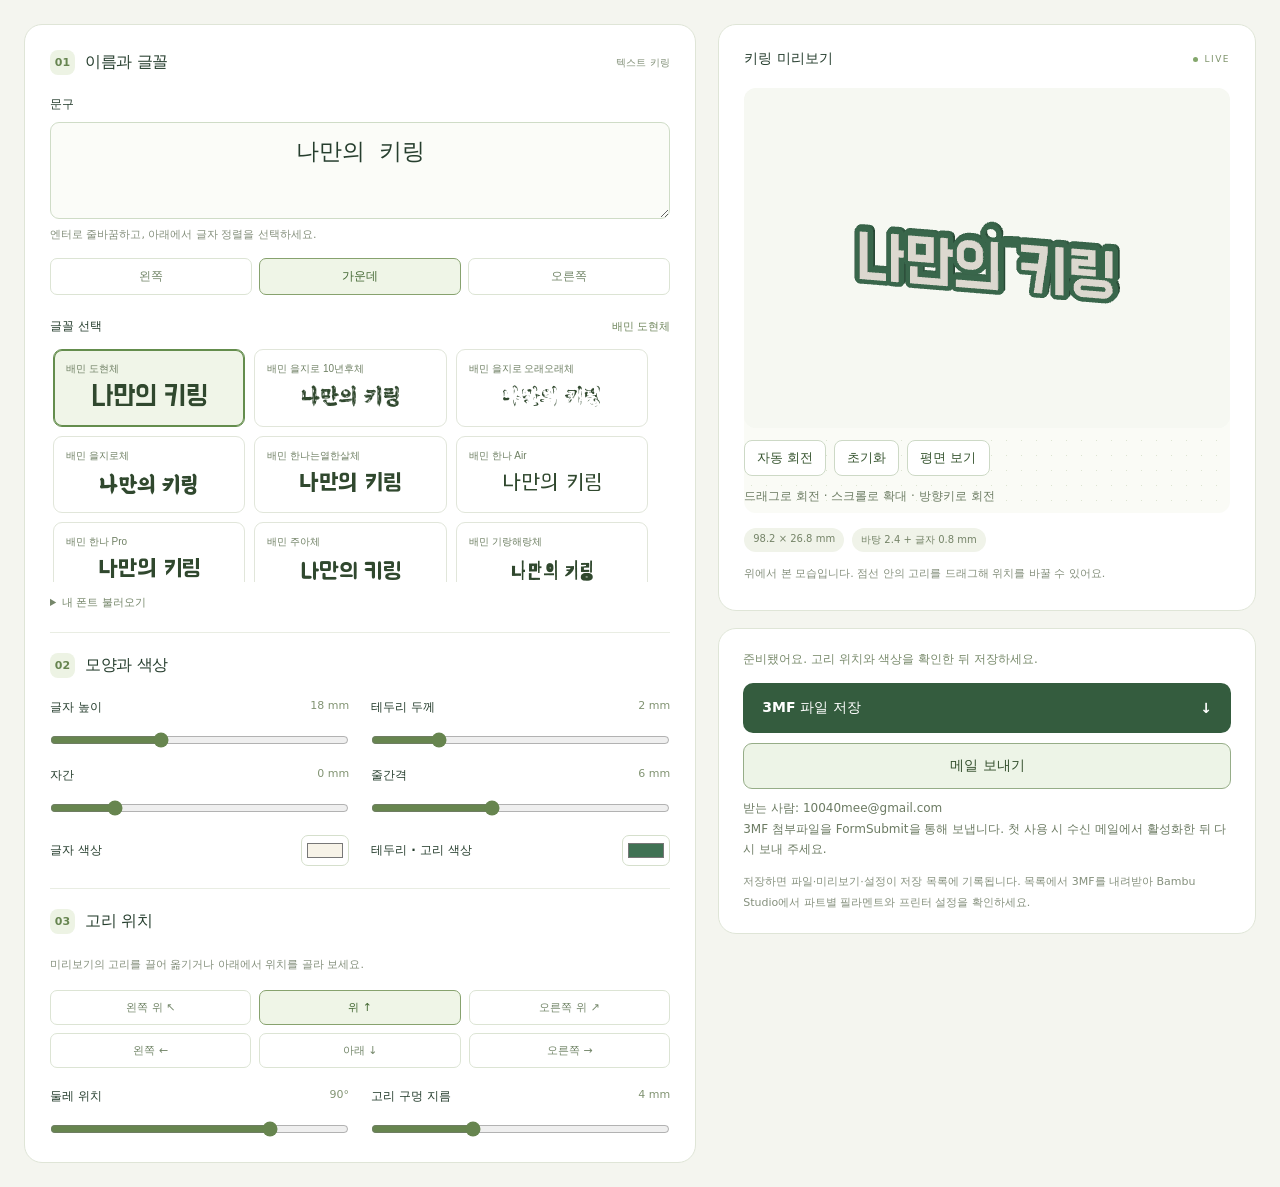
<file: tools/Free_Name_Keyring.html>
<!doctype html><html lang="ko"><head><meta charset="utf-8"><style id="initial-view-style">[hidden]{display:none!important}html[data-initial-view="records"] body>main,html[data-initial-view="bridge"] body>main{display:none!important}#recordsBoot{display:none}html[data-initial-view="records"] #recordsBoot:not([hidden]){display:block;padding:40px;font:14px 'Malgun Gothic',sans-serif;color:#6c805e}</style><script>(()=>{function setView(){const hash=location.hash;document.documentElement.dataset.initialView=hash==='#storage-bridge'?'bridge':hash.startsWith('#records')?'records':'editor';document.title=hash.startsWith('#records')?'저장한 3MF · 뱀부랩':'텍스트 키링 · 뱀부랩'}setView();window.addEventListener('hashchange',setView)})();</script><meta name="viewport" content="width=device-width,initial-scale=1"><title>텍스트 키링 · 뱀부랩</title><link rel="stylesheet" href="assets/free-keyring.css"><link rel="stylesheet" href="assets/keyring-records.css?v=records-mail-2"><link rel="stylesheet" href="assets/mobile.css?v=mobile-1"><link rel="stylesheet" href="assets/keyring-3d.css?v=3d-2"><link rel="stylesheet" href="assets/keyring-mail.css?v=mail-2"><script src="assets/keyring-mail.js?v=mail-2"></script></head>
<body class="text-keyring"><div id="recordsBoot" role="status">저장한 3MF 목록을 불러오는 중…</div><main><div class="workspace"><section class="editor"><div class="section-title"><span class="step">01</span><h1>이름과 글꼴</h1><span class="caption">텍스트 키링</span></div><label class="label" for="name">문구</label><textarea id="name" class="name-input" rows="2" autocomplete="off" aria-describedby="nameHint">나만의 키링</textarea><p id="nameHint" class="hint">엔터로 줄바꿈하고, 아래에서 글자 정렬을 선택하세요.</p><div class="alignment" role="group" aria-label="글자 정렬"><button type="button" data-align="left" aria-pressed="false">왼쪽</button><button type="button" data-align="center" aria-pressed="true">가운데</button><button type="button" data-align="right" aria-pressed="false">오른쪽</button></div><div class="font-heading"><label class="label">글꼴 선택</label><span id="fontLabel">배민 도현체</span></div><div id="fontCards" class="font-grid" aria-label="폰트 미리보기"></div><details class="custom"><summary>내 폰트 불러오기</summary><input type="file" id="fontFile" accept=".ttf,.otf"></details>
<div class="section-title divider"><span class="step">02</span><h2>모양과 색상</h2></div><div class="control-grid"><label>글자 높이 <output id="heightOut">18 mm</output><input id="height" type="range" min="10" max="32" value="18" step="1"></label><label>테두리 두께 <output id="borderOut">2 mm</output><input id="border" type="range" min="1.2" max="5" value="2" step="0.2"></label><label>자간 <output id="spacingOut">0 mm</output><input id="spacing" type="range" min="-2" max="8" value="0" step="0.2"></label><label>줄간격 <output id="lineGapOut">6 mm</output><input id="lineGap" type="range" min="0" max="15" value="6" step="0.5"></label><label class="color-label">글자 색상 <input id="textColor" type="color" value="#f7f3e8"></label><label class="color-label">테두리 · 고리 색상 <input id="baseColor" type="color" value="#407254"></label></div>
<div class="section-title divider"><span class="step">03</span><h2>고리 위치</h2></div><p class="hint">미리보기의 고리를 끌어 옮기거나 아래에서 위치를 골라 보세요.</p><div class="positions" aria-label="고리 위치"><button type="button" data-angle="135">왼쪽 위 ↖</button><button type="button" data-angle="90" aria-pressed="true">위 ↑</button><button type="button" data-angle="45">오른쪽 위 ↗</button><button type="button" data-angle="180">왼쪽 ←</button><button type="button" data-angle="-90">아래 ↓</button><button type="button" data-angle="0">오른쪽 →</button></div><div class="control-grid ring-controls"><label>둘레 위치 <output id="angleOut">90°</output><input id="angle" type="range" min="-180" max="180" value="90" step="1"></label><label>고리 구멍 지름 <output id="holeOut">4 mm</output><input id="hole" type="range" min="3" max="6" value="4" step="0.5"></label></div></section>
<aside class="result"><section class="preview-panel"><div class="preview-top"><h2>키링 미리보기</h2><span class="live"><i></i> LIVE</span></div><div class="canvas-wrap"><canvas id="preview" width="1000" height="700" aria-label="키링 평면 미리보기. 아래 고리 위치 조절 버튼으로도 위치를 변경할 수 있습니다."></canvas></div><div class="measurements"><span id="dimensions">준비 중</span><span>바탕 2.4 + 글자 0.8 mm</span></div><p class="hint">위에서 본 모습입니다. 점선 안의 고리를 드래그해 위치를 바꿀 수 있어요.</p></section><section class="save-panel"><p id="status" role="status">폰트를 준비하고 있습니다…</p><button id="download" disabled>3MF 파일 저장 <span>↓</span></button><button type="button" id="sendMail" class="keyring-mail-button" disabled>메일 보내기</button><p class="keyring-mail-note">받는 사람: 10040mee@gmail.com<br>3MF 첨부파일을 FormSubmit을 통해 보냅니다. 첫 사용 시 수신 메일에서 활성화한 뒤 다시 보내 주세요.</p><p class="hint">저장하면 파일·미리보기·설정이 저장 목록에 기록됩니다. 목록에서 3MF를 내려받아 Bambu Studio에서 파트별 필라멘트와 프린터 설정을 확인하세요.</p></section></aside></div></main><script src="assets/keyring-records.js?v=keycaps-records-9"></script>
<script src="assets/clipper.js"></script><script src="assets/earcut.js"></script><script src="assets/fflate.js"></script><script src="assets/opentype.js"></script><script src="assets/mesh-utils.js"></script><script src="../fonts/keyring-fonts.js?v=chicalo-1"></script><script src="../fonts/keyring-font-01.js"></script><script src="../fonts/keyring-font-02.js"></script><script src="../fonts/keyring-font-03.js"></script><script src="../fonts/keyring-font-04.js"></script><script src="../fonts/keyring-font-05.js"></script><script src="../fonts/keyring-font-06.js"></script><script src="../fonts/keyring-font-07.js"></script><script src="../fonts/keyring-font-08.js"></script><script src="../fonts/keyring-font-09.js"></script><script src="../fonts/keyring-font-10.js"></script><script src="../fonts/keyring-font-11.js"></script><script src="../fonts/keyring-font-12.js"></script><script src="../fonts/keyring-font-13.js"></script><script src="../fonts/keyring-font-14.js"></script><script src="../fonts/keyring-font-15.js"></script><script src="../fonts/keyring-font-16.js"></script><script src="../fonts/keyring-font-17.js"></script><script src="assets/bambu-project-defaults.js?v=keycaps-1"></script><script src="assets/bambu-3mf.js?v=keycaps-1"></script><script src="assets/name-keyring-core.js?v=keycaps-1"></script><script src="assets/keyring-3d.js?v=3d-2"></script><script src="assets/free-keyring.js?v=chicalo-1"></script></body></html>
</file>
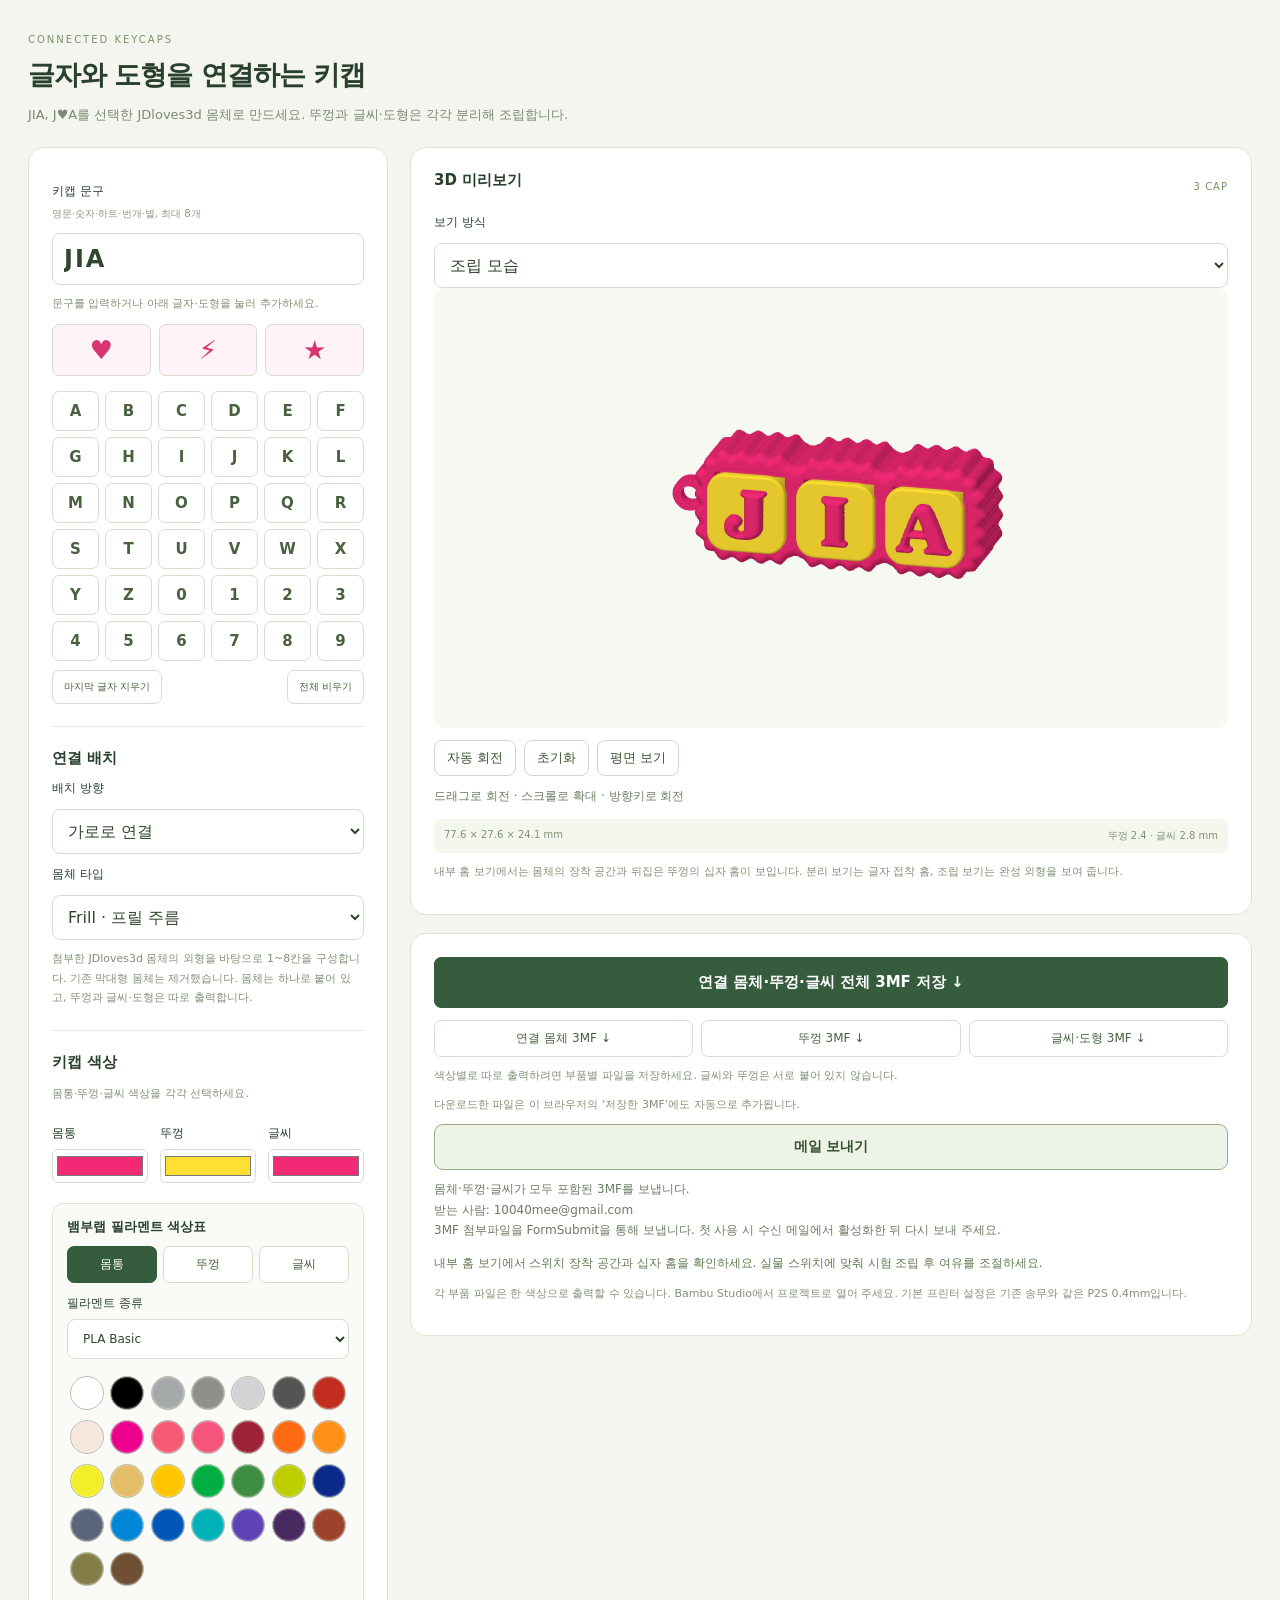
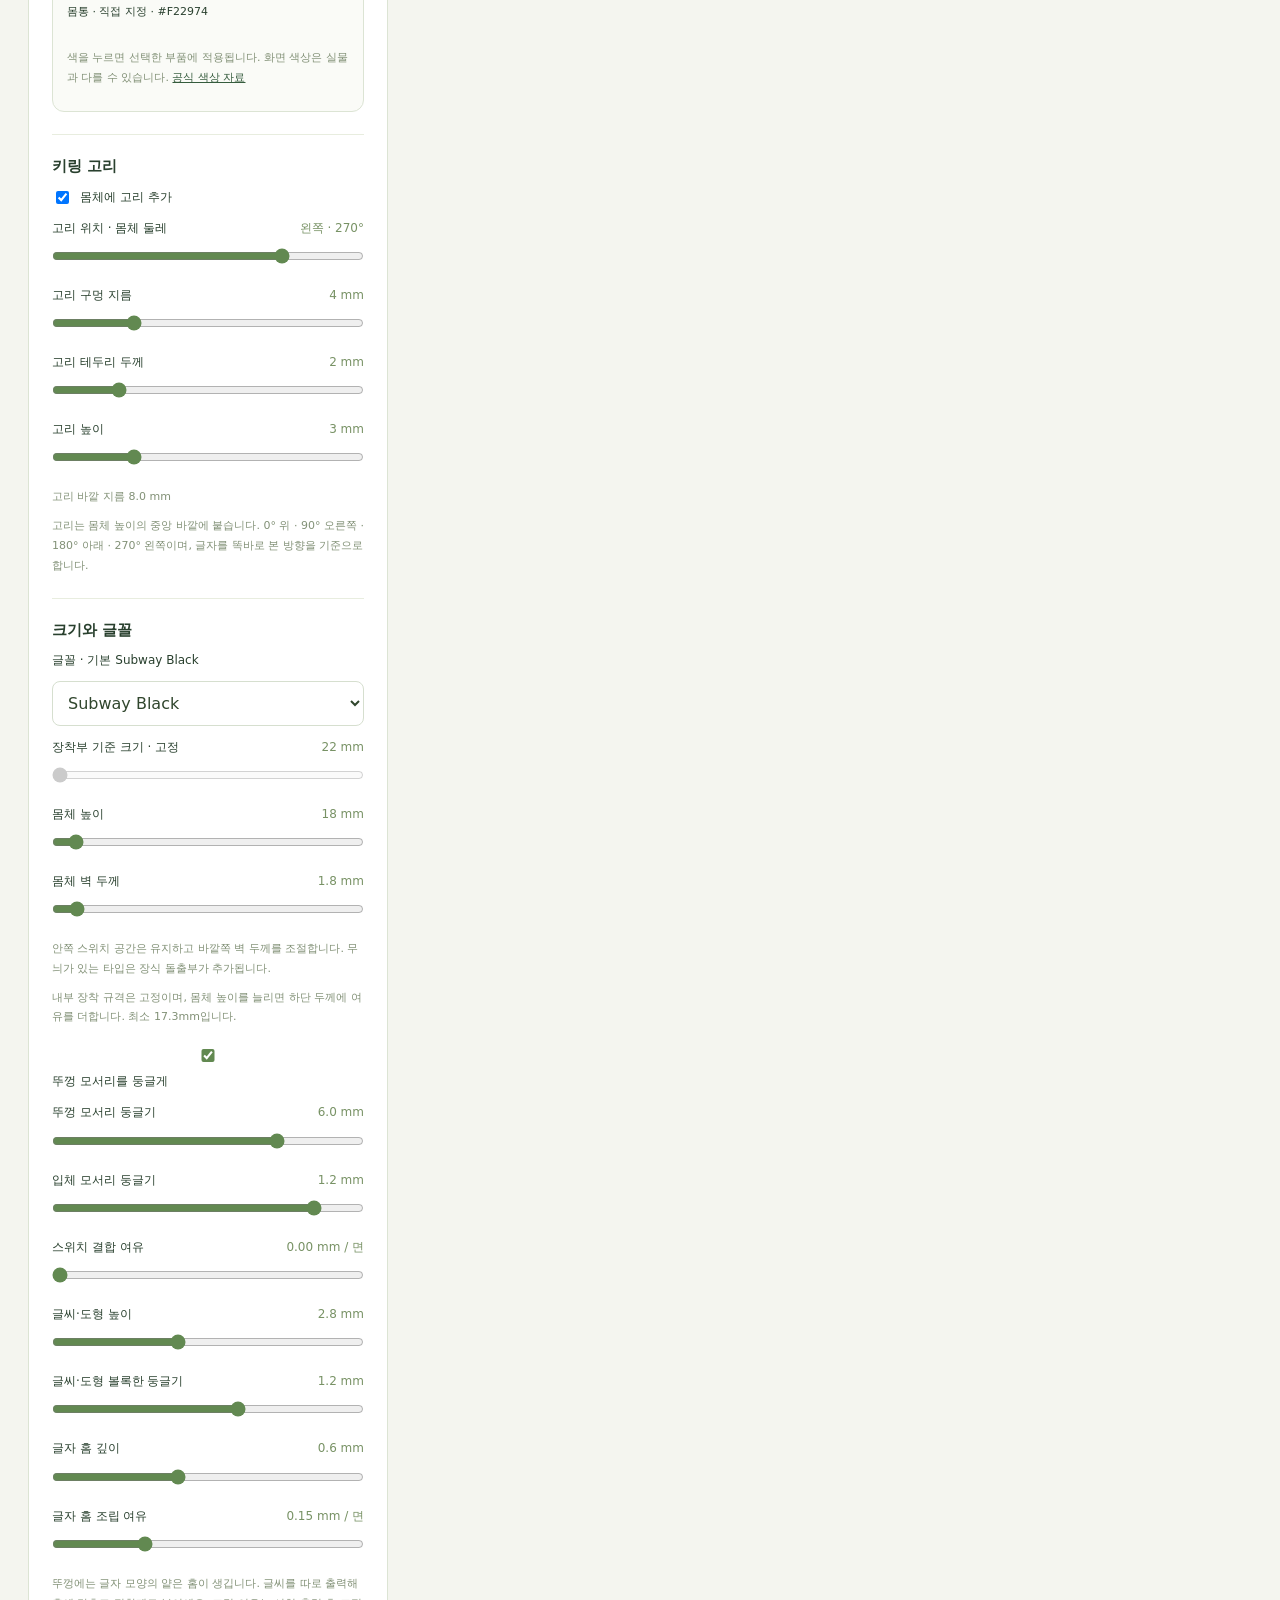
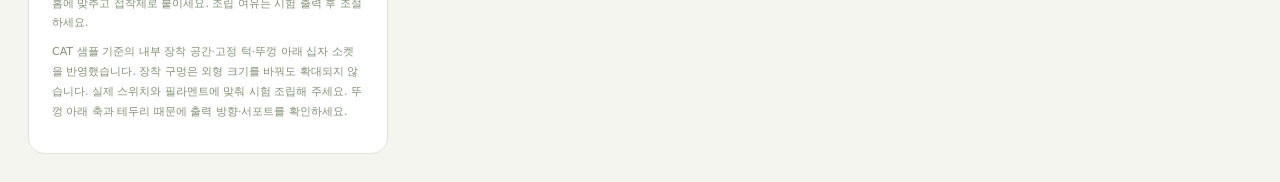
<file: tools/Linked_Keycaps.html>
<!doctype html><html lang="ko"><head><meta charset="utf-8"><meta name="viewport" content="width=device-width,initial-scale=1"><title>연결형 키캡 만들기</title><link rel="stylesheet" href="assets/keyring-3d.css?v=3d-2"><link rel="stylesheet" href="assets/keycap.css?v=filament-palette-21"><link rel="stylesheet" href="assets/keyring-records.css?v=keycaps-records-9"><link rel="stylesheet" href="assets/keyring-mail.css?v=mail-2"><script src="assets/keyring-mail.js?v=mail-2"></script></head>
<body data-linked="true"><main><section class="intro"><span>CONNECTED KEYCAPS</span><h1>글자와 도형을 연결하는 키캡</h1><p>JIA, J♥A를 선택한 JDloves3d 몸체로 만드세요. 뚜껑과 글씨·도형은 각각 분리해 조립합니다.</p></section><div class="layout"><section class="controls panel">
<label for="capName">키캡 문구 <small>영문·숫자·하트·번개·별, 최대 8개</small></label><input id="capName" value="JIA" maxlength="16" autocomplete="off" spellcheck="false" aria-label="연결할 글자와 도형"><p class="hint">문구를 입력하거나 아래 글자·도형을 눌러 추가하세요.</p><div id="symbolChoices" class="symbol-choices" aria-label="하트 번개 별 선택"></div><div id="alphabet" class="alphabet" aria-label="알파벳과 숫자 선택"></div><div class="row"><button type="button" id="backspace">마지막 글자 지우기</button><button type="button" id="resetName">전체 비우기</button></div>
<div class="divider"></div><h2>연결 배치</h2><label for="linkDirection">배치 방향</label><select id="linkDirection"><option value="horizontal">가로로 연결</option><option value="vertical">세로로 연결</option></select><label for="bodyType">몸체 타입</label><select id="bodyType"><option value="plain">기본 · 무늬 없음</option><option value="frill" selected>Frill · 프릴 주름</option><option value="spiky">Spiky · 입체 가시</option><option value="pebble">Pebble · 둥근 자갈</option></select><p class="hint">첨부한 JDloves3d 몸체의 외형을 바탕으로 1~8칸을 구성합니다. 기존 막대형 몸체는 제거했습니다. 몸체는 하나로 붙어 있고, 뚜껑과 글씨·도형은 따로 출력합니다.</p><div class="divider"></div><h2>키캡 색상</h2><p class="hint">몸통·뚜껑·글씨 색상을 각각 선택하세요.</p><div class="colors"><label>몸통<input type="color" id="bodyColor" value="#F22974"></label><label>뚜껑<input type="color" id="topColor" value="#FFDF31"></label><label>글씨<input type="color" id="letterColor" value="#F22974"></label></div><section class="filament-palette" aria-label="뱀부랩 필라멘트 색상표"><h3>뱀부랩 필라멘트 색상표</h3><div id="filamentTargets" class="filament-targets" role="group" aria-label="색상 적용 부품"></div><label for="filamentFamily">필라멘트 종류<select id="filamentFamily"></select></label><div id="filamentSwatches" class="filament-swatches" role="group" aria-label="필라멘트 색상 선택"></div><p id="filamentSelection" class="filament-selection" aria-live="polite"></p><p class="hint">색을 누르면 선택한 부품에 적용됩니다. 화면 색상은 실물과 다를 수 있습니다. <a href="https://github.com/bambulab/BambuStudio/blob/master/resources/profiles/BBL/filament/filaments_color_codes.json" target="_blank" rel="noopener">공식 색상 자료</a></p></section>
<div class="divider"></div><h2>키링 고리</h2><label class="check"><input type="checkbox" id="withRing" checked>몸체에 고리 추가</label><div class="dimensions-controls"><label>고리 위치 · 몸체 둘레 <output id="ringAngleOut">위쪽 · 0°</output><input type="range" id="ringAngle" min="0" max="360" step="5" value="270" disabled></label><label>고리 구멍 지름 <output id="ringHoleOut">4 mm</output><input type="range" id="ringHole" min="2" max="10" step=".5" value="4" disabled></label><label>고리 테두리 두께 <output id="ringWallOut">2 mm</output><input type="range" id="ringWall" min="1.5" max="4" step=".5" value="2" disabled></label><label>고리 높이 <output id="ringThicknessOut">3 mm</output><input type="range" id="ringThickness" min="2" max="6" step=".5" value="3" disabled></label></div><p id="ringOuterOut" class="hint">고리 바깥 지름 8.0 mm</p><p class="hint">고리는 몸체 높이의 중앙 바깥에 붙습니다. 0° 위 · 90° 오른쪽 · 180° 아래 · 270° 왼쪽이며, 글자를 똑바로 본 방향을 기준으로 합니다.</p>
<div class="divider"></div><h2>크기와 글꼴</h2><label for="capFont">글꼴 · 기본 Subway Black</label><select id="capFont"></select><div class="dimensions-controls"><label>장착부 기준 크기 · 고정 <output id="sizeOut">22 mm</output><input type="range" id="capSize" min="22" max="22" step="1" value="22" disabled></label><label>몸체 높이 <output id="heightOut">18 mm</output><input type="range" id="capHeight" min="17.3" max="30" step=".1" value="18"></label><label>몸체 벽 두께 <output id="bodyThicknessOut">1.8 mm</output><input type="range" id="bodyThickness" min="1.6" max="5" step=".1" value="1.8"></label><p class="hint">안쪽 스위치 공간은 유지하고 바깥쪽 벽 두께를 조절합니다. 무늬가 있는 타입은 장식 돌출부가 추가됩니다.</p><p class="hint">내부 장착 규격은 고정이며, 몸체 높이를 늘리면 하단 두께에 여유를 더합니다. 최소 17.3mm입니다.</p><label class="check"><input type="checkbox" id="roundCorners" checked>뚜껑 모서리를 둥글게</label><label>뚜껑 모서리 둥글기 <output id="radiusOut">6 mm</output><input type="range" id="cornerRadius" min=".5" max="8" step=".1" value="6"></label><label>입체 모서리 둥글기 <output id="edgeRadiusOut">1.2 mm</output><input type="range" id="edgeRadius" min="0" max="1.4" step=".1" value="1.2"></label><label>스위치 결합 여유 <output id="switchFitOut">0.00 mm / 면</output><input type="range" id="switchFit" min="0" max=".2" step=".01" value="0"></label><label>글씨·도형 높이 <output id="glyphThicknessOut">2.8 mm</output><input type="range" id="glyphThickness" min="2" max="4" step=".1" value="2.8"></label><label>글씨·도형 볼록한 둥글기 <output id="glyphRoundOut">1.2 mm</output><input type="range" id="glyphRound" min="0" max="2" step=".1" value="1.2"></label><label>글자 홈 깊이 <output id="recessOut">0.6 mm</output><input type="range" id="recessDepth" min=".2" max="1.2" step=".1" value=".6"></label><label>글자 홈 조립 여유 <output id="clearanceOut">0.15 mm / 면</output><input type="range" id="fitClearance" min=".05" max=".4" step=".05" value=".15"></label></div><p class="hint">뚜껑에는 글자 모양의 얕은 홈이 생깁니다. 글씨를 따로 출력해 홈에 맞추고 접착제로 붙이세요. 조립 여유는 시험 출력 후 조절하세요.</p><p class="hint">CAT 샘플 기준의 내부 장착 공간·고정 턱·뚜껑 아래 십자 소켓을 반영했습니다. 장착 구멍은 외형 크기를 바꿔도 확대되지 않습니다. 실제 스위치와 필라멘트에 맞춰 시험 조립해 주세요. 뚜껑 아래 축과 테두리 때문에 출력 방향·서포트를 확인하세요.</p>
</section><aside class="result"><section class="panel preview"><div class="preview-title"><h2>3D 미리보기</h2><span id="capCount">1 CAP</span></div><label for="previewMode">보기 방식</label><select id="previewMode"><option value="inside">내부 홈 · 뚜껑 뒤집어 보기</option><option value="assembled" selected>조립 모습</option><option value="separate">부품 분리 · 글자 홈 확인</option></select><canvas id="capPreview" width="1000" height="700" aria-label="알파벳 키캡 평면 미리보기"></canvas><div class="measurements"><span id="capDimensions"></span><span>뚜껑 2.4 · 글씨 <output id="glyphHeightNote">2.8</output> mm</span></div><p class="hint">내부 홈 보기에서는 몸체의 장착 공간과 뒤집은 뚜껑의 십자 홈이 보입니다. 분리 보기는 글자 접착 홈, 조립 보기는 완성 외형을 보여 줍니다.</p></section><section class="panel save"><button type="button" id="capDownload" class="primary" disabled>연결 몸체·뚜껑·글씨 전체 3MF 저장 ↓</button><div class="part-downloads"><button type="button" id="bodyDownload" disabled>연결 몸체 3MF ↓</button><button type="button" id="lidDownload" disabled>뚜껑 3MF ↓</button><button type="button" id="letterDownload" disabled>글씨·도형 3MF ↓</button></div><p class="hint">색상별로 따로 출력하려면 부품별 파일을 저장하세요. 글씨와 뚜껑은 서로 붙어 있지 않습니다.</p><p class="hint">다운로드한 파일은 이 브라우저의 ‘저장한 3MF’에도 자동으로 추가됩니다.</p><button type="button" id="capSendMail" class="keyring-mail-button" disabled>메일 보내기</button><p class="keyring-mail-note">몸체·뚜껑·글씨가 모두 포함된 3MF를 보냅니다.<br>받는 사람: 10040mee@gmail.com<br>3MF 첨부파일을 FormSubmit을 통해 보냅니다. 첫 사용 시 수신 메일에서 활성화한 뒤 다시 보내 주세요.</p><p id="capStatus" role="status">글꼴을 준비하고 있습니다…</p><p class="hint">각 부품 파일은 한 색상으로 출력할 수 있습니다. Bambu Studio에서 프로젝트로 열어 주세요. 기본 프린터 설정은 기존 송무와 같은 P2S 0.4mm입니다.</p></section></aside></div></main>
<script src="assets/keyring-records.js?v=keycaps-records-9"></script><script src="assets/clipper.js"></script><script src="assets/earcut.js"></script><script src="assets/fflate.js"></script><script src="assets/opentype.js"></script><script src="assets/mesh-utils.js?v=keycaps-ring-8"></script><script src="assets/name-keyring-core.js?v=keycaps-1"></script><script src="assets/bambu-project-defaults.js?v=keycaps-1"></script><script src="assets/bambu-3mf.js?v=keycaps-ring-8"></script><script src="assets/keycap-core.js?v=frill-thinner-20"></script><script src="assets/keyring-3d.js?v=puffy-glyphs-17"></script><script src="../fonts/keyring-fonts.js?v=chicalo-1"></script><script src="../fonts/keyring-font-08.js"></script><script src="../fonts/keyring-font-12.js"></script><script src="../fonts/keyring-font-14.js"></script><script src="../fonts/keyring-font-15.js"></script><script src="../fonts/keyring-font-16.js"></script><script src="../fonts/keyring-font-17.js"></script><script src="assets/jd-body-core.js?v=frill-thinner-20"></script><script src="assets/jd-body-frill.js?v=jd-bodies-16"></script><script src="assets/linked-keycap-core.js?v=frill-thinner-20"></script><script src="assets/bambu-filament-colors.js?v=filament-palette-21"></script><script src="assets/keycap-editor.js?v=filament-palette-21"></script></body></html>
</file>
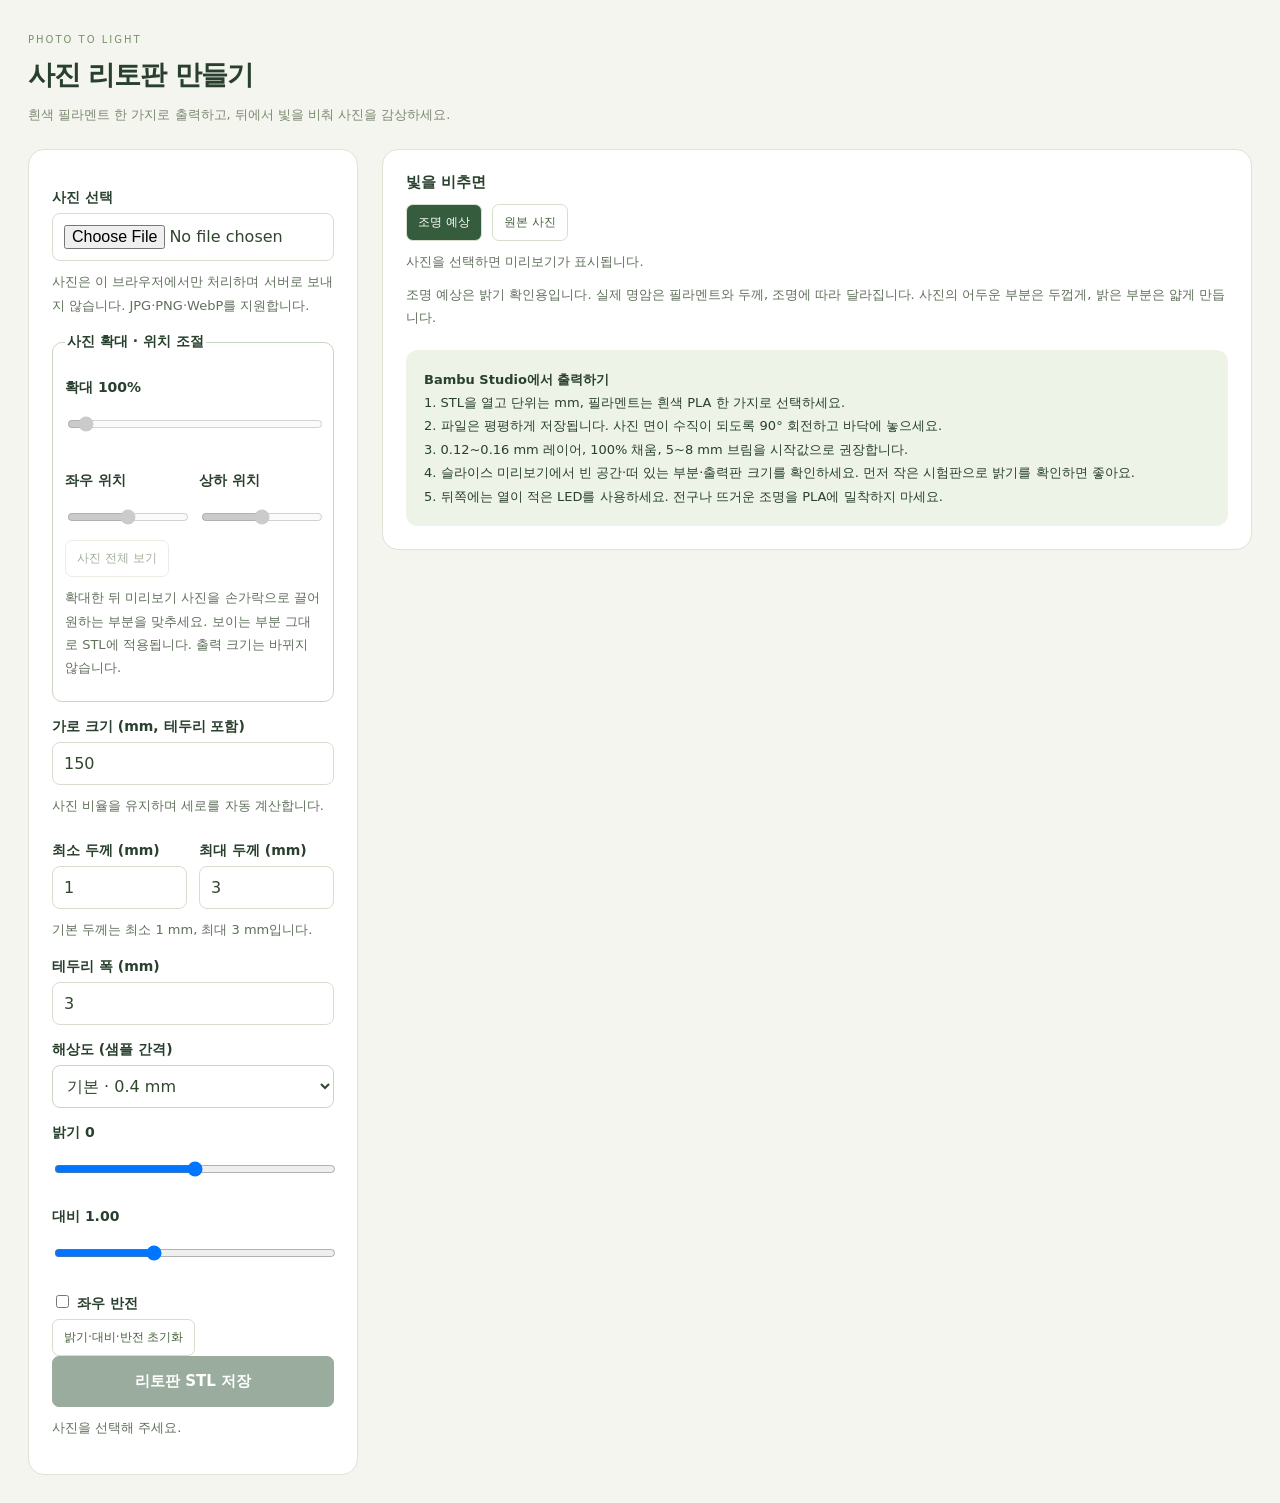
<file: tools/Lithophane.html>
<!doctype html>
<html lang="ko">
<head><meta charset="utf-8"><meta name="viewport" content="width=device-width,initial-scale=1">
<title>사진 리토판 만들기</title><link rel="stylesheet" href="assets/keycap.css">
<style>
fieldset{border:1px solid #cad6c4;border-radius:10px;margin:16px 0;padding:12px}legend{font-size:14px;font-weight:600}#preview[data-zoomed=true]{touch-action:none;cursor:grab}#preview.dragging{cursor:grabbing}.layout{display:grid;grid-template-columns:minmax(260px,330px) minmax(0,1fr);gap:24px}.controls label{display:block;margin:16px 0 6px;font-size:14px;font-weight:600}.controls input:not([type=checkbox]),.controls select{width:100%;padding:10px;border:1px solid #cad6c4;border-radius:8px;font:inherit}.row{display:grid;grid-template-columns:repeat(2,minmax(0,1fr));gap:12px}.row>div,input,select{min-width:0;max-width:100%}.hint{font-size:13px;line-height:1.8;color:#60705c}.preview{min-width:0}.preview canvas{display:block;max-width:100%;max-height:65vh;width:auto;height:auto;margin:20px auto;background:#fff;border-radius:5px}.tabs{display:flex;gap:10px;flex-wrap:wrap}.tabs button[aria-pressed=true]{background:#355c3d;color:#fff}.guide{background:#edf3e7;border-radius:12px;padding:18px;margin-top:20px;line-height:1.8;font-size:13px}button:focus-visible,input:focus-visible,select:focus-visible{outline:3px solid #7aab62;outline-offset:3px}[hidden]{display:none!important}button:disabled{opacity:.5;cursor:not-allowed}#status{min-height:2em}#status[data-error=true]{color:#9c2929}@media(max-width:800px){.layout{grid-template-columns:1fr}main{padding:16px}.preview canvas{max-height:50vh}}
</style></head>
<body><main>
<div class="intro"><span>PHOTO TO LIGHT</span><h1>사진 리토판 만들기</h1><p class="hint">흰색 필라멘트 한 가지로 출력하고, 뒤에서 빛을 비춰 사진을 감상하세요.</p></div>
<div class="layout"><section class="panel controls" aria-label="리토판 설정">
<label for="photo">사진 선택</label><input id="photo" type="file" accept="image/png,image/jpeg,image/webp,image/bmp">
<p class="hint">사진은 이 브라우저에서만 처리하며 서버로 보내지 않습니다. JPG·PNG·WebP를 지원합니다.</p>
<fieldset id="cropControls" disabled><legend>사진 확대 · 위치 조절</legend>
<label for="zoom">확대 <output id="zoomValue">100%</output></label><input id="zoom" type="range" value="1" min="1" max="4" step="0.05">
<div class="row"><div><label for="panX">좌우 위치</label><input id="panX" type="range" value="0" min="-1" max="1" step="0.01"></div><div><label for="panY">상하 위치</label><input id="panY" type="range" value="0" min="-1" max="1" step="0.01"></div></div>
<button id="resetCrop" type="button">사진 전체 보기</button>
<p class="hint">확대한 뒤 미리보기 사진을 손가락으로 끌어 원하는 부분을 맞추세요. 보이는 부분 그대로 STL에 적용됩니다. 출력 크기는 바뀌지 않습니다.</p>
</fieldset>
<label for="width">가로 크기 (mm, 테두리 포함)</label><input id="width" type="number" value="150" min="20" max="220" step="1">
<p id="dimensions" class="hint">사진 비율을 유지하며 세로를 자동 계산합니다.</p>
<div class="row"><div><label for="min">최소 두께 (mm)</label><input id="min" type="number" value="1" min="0.4" max="5.9" step="0.1"></div><div><label for="max">최대 두께 (mm)</label><input id="max" type="number" value="3" min="0.5" max="6" step="0.1"></div></div>
<p class="hint">기본 두께는 최소 1 mm, 최대 3 mm입니다.</p>
<label for="frame">테두리 폭 (mm)</label><input id="frame" type="number" value="3" min="0" max="10" step="1">
<label for="quality">해상도 (샘플 간격)</label><select id="quality"><option value="0.6">빠르게 · 0.6 mm</option><option value="0.4" selected>기본 · 0.4 mm</option><option value="0.3">정밀 · 0.3 mm (큰 파일)</option></select>
<label for="brightness">밝기 <output id="brightnessValue">0</output></label><input id="brightness" type="range" value="0" min="-100" max="100" step="1">
<label for="contrast">대비 <output id="contrastValue">1.00</output></label><input id="contrast" type="range" value="1" min="0.5" max="2" step="0.05">
<label><input id="mirror" type="checkbox"> 좌우 반전</label>
<button id="reset" type="button">밝기·대비·반전 초기화</button>
<button id="download" class="primary" type="button" disabled>리토판 STL 저장</button>
<p id="status" role="status" aria-live="polite" class="hint">사진을 선택해 주세요.</p>
</section>
<section class="panel preview" aria-label="사진 미리보기"><h2>빛을 비추면</h2>
<div class="tabs"><button type="button" id="lightView" aria-pressed="true">조명 예상</button><button type="button" id="originalView" aria-pressed="false">원본 사진</button></div>
<p id="placeholder" class="hint">사진을 선택하면 미리보기가 표시됩니다.</p>
<canvas id="preview" hidden aria-label="선택한 사진의 리토판 미리보기"></canvas>
<p class="hint">조명 예상은 밝기 확인용입니다. 실제 명암은 필라멘트와 두께, 조명에 따라 달라집니다. 사진의 어두운 부분은 두껍게, 밝은 부분은 얇게 만듭니다.</p>
<div class="guide"><strong>Bambu Studio에서 출력하기</strong><br>
1. STL을 열고 단위는 mm, 필라멘트는 흰색 PLA 한 가지로 선택하세요.<br>
2. 파일은 평평하게 저장됩니다. 사진 면이 수직이 되도록 90° 회전하고 바닥에 놓으세요.<br>
3. 0.12~0.16 mm 레이어, 100% 채움, 5~8 mm 브림을 시작값으로 권장합니다.<br>
4. 슬라이스 미리보기에서 빈 공간·떠 있는 부분·출력판 크기를 확인하세요. 먼저 작은 시험판으로 밝기를 확인하면 좋아요.<br>
5. 뒤쪽에는 열이 적은 LED를 사용하세요. 전구나 뜨거운 조명을 PLA에 밀착하지 마세요.
</div></section></div></main>
<script src="assets/lithophane-core.js?v=3"></script><script src="assets/lithophane.js?v=2"></script></body></html>
</file>
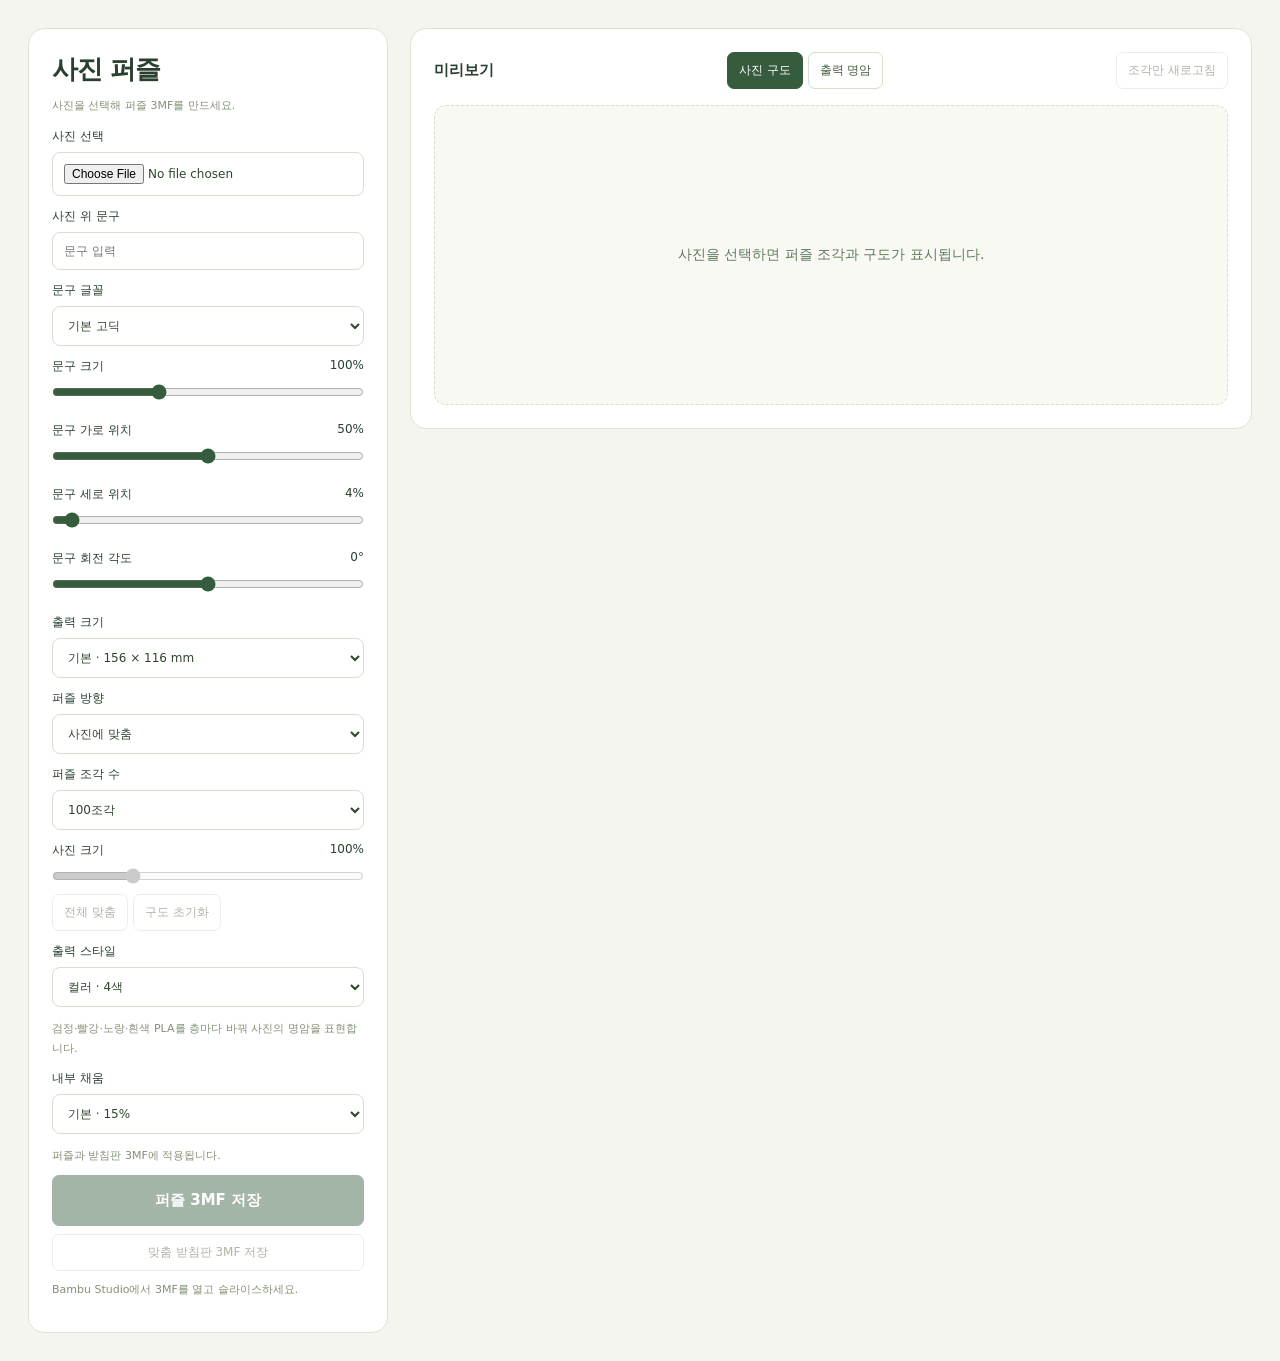
<file: tools/Photo_Puzzle.html>
<!doctype html>
<html lang="ko">
<head>
<meta charset="utf-8">
<meta name="viewport" content="width=device-width, initial-scale=1">
<title>사진 퍼즐</title>
<link rel="stylesheet" href="assets/keycap.css?v=filament-palette-21">
<link rel="stylesheet" href="assets/photo-puzzle.css?v=10">
</head>
<body>
<main>
  <div class="layout">
    <section class="panel controls" aria-label="사진 퍼즐 설정">
      <h1>사진 퍼즐</h1>
      <p class="hint">사진을 선택해 퍼즐 3MF를 만드세요.</p>
      <label for="photoFile">사진 선택
        <input type="file" id="photoFile" accept="image/*">
      </label>
      <label for="photoCaption">사진 위 문구
        <input id="photoCaption" type="text" maxlength="60" placeholder="문구 입력">
      </label>
      <label for="captionFont">문구 글꼴
        <select id="captionFont">
          <option value="">기본 고딕</option>
          <option value="PuzzleJua">배민 주아</option>
          <option value="PuzzleDohyeon">배민 도현</option>
          <option value="PuzzleHanna">배민 한나체 Pro</option>
          <option value="PuzzleSubway">Subway Black (영문)</option>
          <option value="PuzzleChicalo">Chicalo (영문)</option>
        </select>
      </label>
      <div class="framing-controls">
        <label for="captionSize">문구 크기 <output id="captionSizeValue" for="captionSize">100%</output></label>
        <input id="captionSize" type="range" min="40" max="220" value="100">
        <label for="captionX">문구 가로 위치 <output id="captionXValue" for="captionX">50%</output></label>
        <input id="captionX" type="range" min="0" max="100" value="50">
        <label for="captionY">문구 세로 위치 <output id="captionYValue" for="captionY">4%</output></label>
        <input id="captionY" type="range" min="0" max="100" value="4">
        <label for="captionAngle">문구 회전 각도 <output id="captionAngleValue" for="captionAngle">0°</output></label>
        <input id="captionAngle" type="range" min="-180" max="180" value="0">
      </div>
      <label for="printSize">출력 크기
        <select id="printSize">
          <option value="120x90">소형 · 120 × 90 mm</option>
          <option value="156x116" selected>기본 · 156 × 116 mm</option>
          <option value="190x140">대형 · 190 × 140 mm</option>
          <option value="custom">직접 입력</option>
        </select>
      </label>
      <div class="print-dimensions" id="printDimensions" hidden>
        <label for="printWidth">가로 (mm)
          <input id="printWidth" type="number" min="90" max="200" step="1" value="156" required>
        </label>
        <label for="printHeight">세로 (mm)
          <input id="printHeight" type="number" min="90" max="200" step="1" value="116" required>
        </label>
      </div>
      <p class="hint" id="printSizeError" role="status" hidden>가로와 세로에 90~200 mm 사이의 정수를 입력해 주세요.</p>
      <label for="orientation" id="orientationSetting">퍼즐 방향
        <select id="orientation">
          <option value="auto">사진에 맞춤</option>
          <option value="landscape">가로</option>
          <option value="portrait">세로</option>
        </select>
      </label>
      <label for="pieceCount">퍼즐 조각 수
        <select id="pieceCount"></select>
      </label>
      <div class="framing-controls">
        <label for="photoZoom">사진 크기 <output id="photoZoomValue" for="photoZoom">100%</output></label>
        <input id="photoZoom" type="range" min="1" max="400" step="1" value="100" disabled>
        <button type="button" id="fitPhoto" disabled>전체 맞춤</button>
        <button type="button" id="resetFraming" disabled>구도 초기화</button>
      </div>
      <label for="printStyle">출력 스타일
        <select id="printStyle">
          <option value="color">컬러 · 4색</option>
          <option value="mono">흑백 모노 · 2색</option>
          <option value="solid">단색 모노 · 1색</option>
        </select>
      </label>
      <p class="hint" id="filamentHint">검정·빨강·노랑·흰색 PLA를 층마다 바꿔 사진의 명암을 표현합니다.</p>
      <label for="printInfill">내부 채움
        <select id="printInfill">
          <option value="15">기본 · 15%</option>
          <option value="10">필라멘트 절약 · 10%</option>
          <option value="5">최소 채움 · 5%</option>
          <option value="0">속 비우기 · 0%</option>
        </select>
      </label>
      <p class="hint">퍼즐과 받침판 3MF에 적용됩니다.</p>
      <p class="hint" id="hollowHint" hidden>0%에서는 넓은 조각이나 받침판의 윗면이 처질 수 있습니다.</p>
      <p id="puzzleSize" class="hint"></p>
      <button type="button" class="primary" id="savePuzzle" disabled>퍼즐 3MF 저장</button>
      <button type="button" id="saveFrame" class="frame-download" disabled>맞춤 받침판 3MF 저장</button>
      <p id="puzzleStatus" role="status" class="hint"></p>
      <p class="hint">Bambu Studio에서 3MF를 열고 슬라이스하세요.</p>
    </section>
    <section class="panel puzzle-preview">
      <div class="preview-bar">
        <h2>미리보기</h2>
        <div class="preview-switch" aria-label="미리보기 방식">
          <button type="button" id="originalView" aria-pressed="true">사진 구도</button>
          <button type="button" id="printView" aria-pressed="false">출력 명암</button>
        </div>
        <button type="button" id="refreshCuts" disabled>조각만 새로고침</button>
      </div>
      <div id="photoPlaceholder" class="photo-placeholder">사진을 선택하면 퍼즐 조각과 구도가 표시됩니다.</div>
      <canvas id="puzzlePreview" hidden tabindex="0" aria-label="사진과 퍼즐 조각 미리보기" aria-describedby="framingHint"></canvas>
      <p id="framingHint" class="hint" hidden>사진을 드래그하거나 방향키를 눌러 위치를 옮기세요.</p>
      <p id="previewNote" class="hint" hidden>출력 명암은 화면에서 보는 예상 결과입니다. 실제 색은 필라멘트에 따라 달라집니다.</p>
    </section>
  </div>
</main>
<script src="assets/clipper.js"></script>
<script src="assets/earcut.js"></script>
<script src="assets/fflate.js"></script>
<script src="assets/mesh-utils.js?v=keycaps-ring-8"></script>
<script src="assets/name-keyring-core.js?v=keycaps-1"></script>
<script src="assets/bambu-project-defaults.js?v=keycaps-1"></script>
<script src="assets/bambu-3mf.js?v=photo-puzzle-1"></script>
<script src="assets/photo-puzzle-core.js?v=12"></script>
<script src="assets/photo-puzzle.js?v=12"></script>
</body>
</html>
</file>
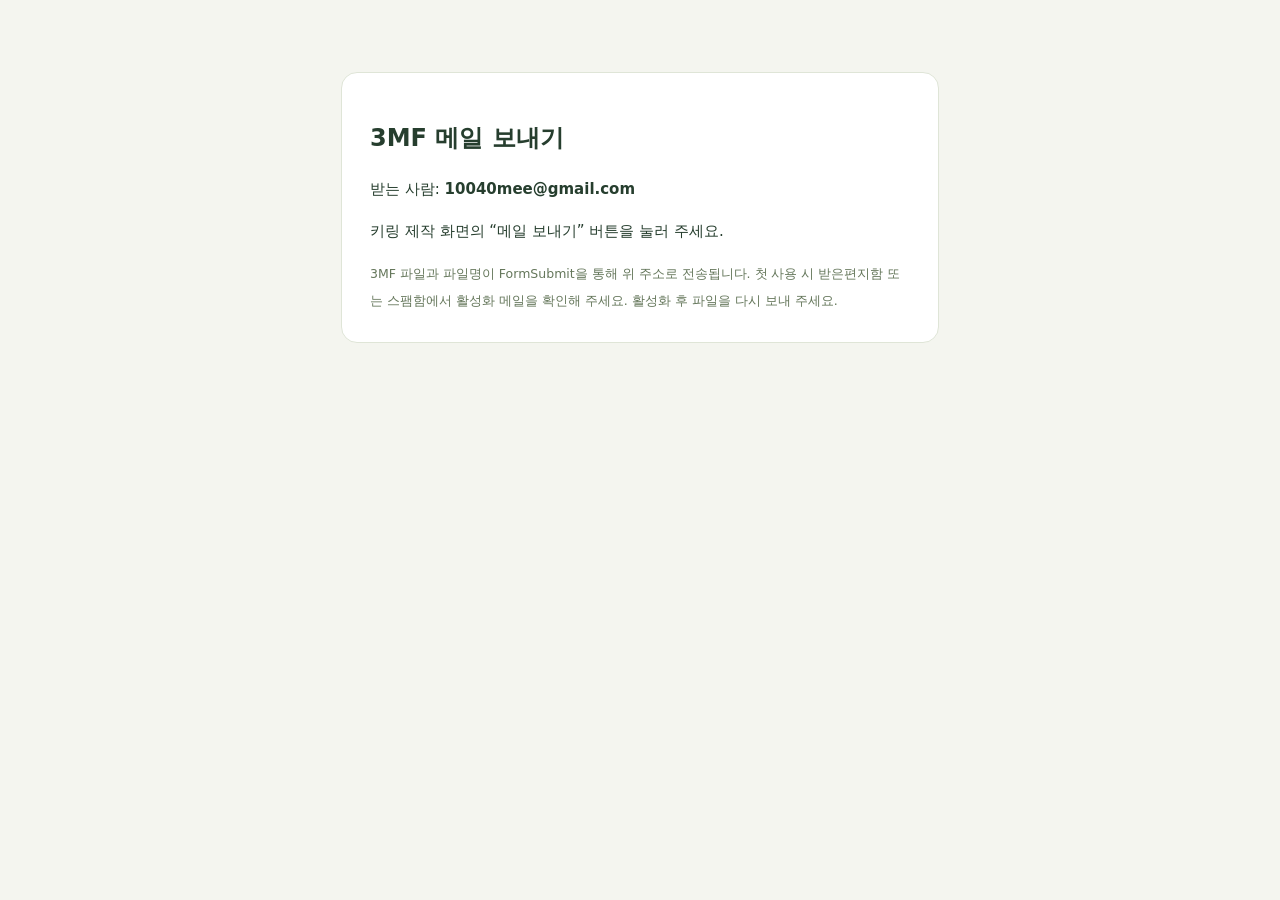
<file: tools/Send_3MF.html>
<!doctype html>
<html lang="ko"><head><meta charset="utf-8"><meta name="viewport" content="width=device-width,initial-scale=1"><title>3MF 메일 보내기</title>
<style>body{font:15px/1.8 system-ui,sans-serif;background:#f4f5ef;color:#263e2e;margin:0;padding:32px}main{max-width:540px;margin:40px auto;background:white;padding:28px;border:1px solid #dfe5d7;border-radius:16px}h1{font-size:24px}p{overflow-wrap:anywhere}small{color:#65775b}</style></head>
<body><main><h1>3MF 메일 보내기</h1><p>받는 사람: <strong>10040mee@gmail.com</strong></p><p id="status" role="status">키링 파일을 기다리고 있습니다…</p><small>3MF 파일과 파일명이 FormSubmit을 통해 위 주소로 전송됩니다. 첫 사용 시 받은편지함 또는 스팸함에서 활성화 메일을 확인해 주세요. 활성화 후 파일을 다시 보내 주세요.</small></main>
<script>
(() => {
  const status = document.getElementById('status'), source = window.opener;
  if (!source) { status.textContent = '키링 제작 화면의 “메일 보내기” 버튼을 눌러 주세요.'; return; }
  let submitted = false;
  const timer = setTimeout(() => { if (!submitted) status.textContent = '파일을 받지 못했습니다. 이 창을 닫고 제작 화면에서 다시 시도해 주세요.'; }, 45000);
  window.addEventListener('message', event => {
    if (submitted || event.source !== source || ![location.origin, 'null'].includes(event.origin) || event.data?.type !== 'keyring-mail-file') return;
    try {
      const { file, filename, title } = event.data;
      if (!(file instanceof Blob) || !file.size || file.size > 10 * 1024 * 1024 || typeof filename !== 'string' || !/\.3mf$/i.test(filename)) throw Error('10MB 이하의 3MF 파일이 필요합니다.');
      const form = document.createElement('form');
      form.method = 'POST'; form.action = 'https://formsubmit.co/10040mee@gmail.com'; form.enctype = 'multipart/form-data';
      const field = (name, value) => { const input = document.createElement('input'); input.type = 'hidden'; input.name = name; input.value = value; form.append(input); };
      field('_subject', '뱀부랩 3MF · ' + String(title || filename).replace(/[\r\n]/g, ' ').slice(0,120));
      field('_template', 'table');
      field('_url', 'https://jiamom.github.io/3Dprint/index.html');
      field('_next', 'https://jiamom.github.io/3Dprint/index.html?v=mail-2');
      field('파일명', filename); field('문구', String(title || '').slice(0,200));
      field('message', '뱀부랩 메이커 스튜디오에서 만든 3MF 파일입니다. 첨부파일을 Bambu Studio에서 열어 주세요.');
      const input = document.createElement('input'); input.type = 'file'; input.name = 'attachment';
      const transfer = new DataTransfer(); transfer.items.add(new File([file], filename, {type:'model/3mf'})); input.files = transfer.files;
      if (input.files.length !== 1) throw Error('첨부파일을 준비하지 못했습니다. 최신 브라우저에서 다시 시도해 주세요.');
      form.append(input); form.hidden = true; document.body.append(form);
      submitted = true; clearTimeout(timer);
      status.textContent = filename + ' · 메일 전송 서비스로 연결하고 있습니다. 다음 화면에서 인증 또는 전송 결과를 확인하세요.';
      window.opener = null;
      HTMLFormElement.prototype.submit.call(form);
    } catch (error) { status.textContent = '전송 준비 실패: ' + error.message; }
  });
  source.postMessage({type:'keyring-mail-ready'}, '*');
})();
</script></body></html>
</file>
<file: tools/assets/mobile.css>
/* Shared small-screen layouts. Desktop layouts remain in their page styles. */
.mobile-menu-toggle{display:none}
@media(max-width:760px){
 html{ -webkit-text-size-adjust:100% }button,a,input,textarea,select,summary{touch-action:manipulation}input[type=text],input[type=search],textarea,select{font-size:16px!important}
 body.studio-shell{overflow:hidden}.studio-shell .app{height:100dvh;grid-template-columns:minmax(0,1fr);grid-template-rows:62px minmax(0,1fr)}.studio-shell .sidebar,.studio-shell aside{position:relative;min-height:62px;height:62px;padding:12px 15px;gap:0;z-index:20}.studio-shell .brand{padding:0;font-size:21px;line-height:36px;white-space:nowrap}.studio-shell .brand b{width:34px;height:34px;margin-right:9px}.studio-shell .brand small,.studio-shell .label,.studio-shell .aside-note{display:none}.studio-shell .mobile-menu-toggle{display:block;position:absolute;top:10px;right:14px;width:44px;height:42px;border:1px solid #54715c;border-radius:9px;background:#244533;color:#e2eedc;font-size:22px;line-height:1;cursor:pointer}.studio-shell #menu{display:none;position:absolute;top:60px;left:12px;right:12px;margin:0;padding:12px;max-height:65dvh;overflow:auto;background:#18352a;border:1px solid #4b6952;border-radius:12px;box-shadow:0 15px 35px #09201433;gap:6px}.studio-shell[data-mobile-open=true] #menu{display:grid}.studio-shell .nav{display:flex;align-items:center;width:100%;min-height:46px;padding:13px 14px;font-size:14px;white-space:normal}.studio-shell .add{margin-top:8px}.studio-shell .nav-children{margin:3px 0 7px 20px;display:grid}.studio-shell main{min-height:0}.studio-shell .topbar{height:54px;padding:0 13px}.studio-shell .breadcrumb{display:none}.studio-shell .topbar h1{font-size:15px;max-width:53vw;white-space:nowrap;overflow:hidden;text-overflow:ellipsis;margin:0}.studio-shell .actions{gap:5px}.studio-shell .action{padding:9px 10px;min-height:38px;font-size:11px}.studio-shell #reload{display:none}.studio-shell .home{padding:26px 20px}.studio-shell .home h2{font-size:28px;margin-top:14px}.studio-shell .home .cards{grid-template-columns:minmax(0,1fr);gap:13px;margin-top:24px}.studio-shell .card{min-height:0;padding:22px}.studio-shell .card h3{margin-top:17px}.studio-shell .card p{font-size:13px}.studio-shell .help{padding:15px;font-size:11px}.studio-shell .workspace{min-height:0}.studio-shell iframe{height:100%;width:100%}
 body.text-keyring>main{padding:12px 12px max(14px,env(safe-area-inset-bottom));max-width:100%;overflow-x:clip}.text-keyring .editor-toolbar{margin-bottom:10px}.text-keyring .editor-toolbar a{min-height:40px;display:inline-flex;align-items:center;padding:9px 12px}.text-keyring .workspace{display:flex;flex-direction:column;gap:14px}.text-keyring .result{display:contents;position:static}.text-keyring .preview-panel{order:0;width:100%;padding:17px}.text-keyring .editor{order:1;width:100%;padding:18px 16px}.text-keyring .save-panel{order:2;width:100%;padding:16px;margin-bottom:env(safe-area-inset-bottom)}.text-keyring .canvas-wrap{margin:12px 0}.text-keyring canvas{max-height:235px;object-fit:contain}.text-keyring .preview-panel .hint{font-size:11px;margin-top:8px}.text-keyring .section-title{margin-bottom:16px}.text-keyring .font-grid{grid-template-columns:repeat(2,minmax(0,1fr));max-height:254px;gap:9px}.text-keyring .font-card{padding:12px;min-height:84px}.text-keyring .font-card strong{font-size:11px}.text-keyring .font-sample{font-size:24px}.text-keyring textarea.name-input{min-height:100px;font-size:21px!important}.text-keyring .alignment button,.text-keyring .positions button{min-height:44px;font-size:13px}.text-keyring .positions{grid-template-columns:repeat(3,minmax(0,1fr))}.text-keyring .control-grid{gap:16px 20px}.text-keyring .control-grid label{font-size:12px}.text-keyring input[type=range]{min-height:32px;margin-top:8px}.text-keyring input[type=color]{width:49px;height:42px}.text-keyring .custom summary{min-height:40px;padding-top:12px}.text-keyring .divider{margin-top:19px;padding-top:19px}.text-keyring #download{min-height:51px;font-size:15px}.text-keyring .measurements span{font-size:10px}
 .records-page{padding:23px 14px max(20px,env(safe-area-inset-bottom));width:100%;overflow-x:clip}.records-header{gap:12px}.records-header h1{font-size:25px}.records-header p{margin-bottom:0;font-size:12px}.records-header-actions{width:100%;display:grid;grid-template-columns:1fr 1fr;gap:9px}.records-header-actions .records-import-source{grid-column:1/-1;display:flex;align-items:center;gap:12px;font-size:12px}.records-import-source select{flex:1;min-width:0;min-height:44px}.records-page button{min-height:44px;font-size:12px;padding:10px}.records-toolbar{margin-top:18px;padding:10px;gap:9px}.records-toolbar input{min-height:43px}.records-toolbar span{font-size:11px;white-space:nowrap}.records-row{grid-template-columns:58px minmax(0,1fr)!important;gap:7px 12px;padding:14px}.records-row .record-number{display:none}.records-row img{grid-column:1;grid-row:1/4;width:58px;height:58px}.records-row .record-open{grid-column:2;grid-row:1;min-height:0}.record-open strong{font-size:14px}.record-open span{font-size:10px;margin-top:5px}.records-row .record-source{grid-column:2;grid-row:2;font-size:10px;padding:4px 7px}.records-row time{grid-column:2;grid-row:3;font-size:10px}.records-row .record-actions{grid-column:1/-1;grid-row:4;justify-content:flex-end;gap:9px;margin-top:3px}.record-actions button{min-width:76px;min-height:42px}.records-page dialog{width:calc(100vw - 20px);max-width:560px;max-height:90dvh;padding:18px;border-radius:14px}.records-page dialog img{max-height:210px}.records-detail-actions{display:grid;grid-template-columns:1fr 1fr}.records-detail-actions .records-primary{grid-column:1/-1}.records-dialog-head h2{font-size:17px}.records-page dl{grid-template-columns:85px minmax(0,1fr);gap:12px}.records-page dialog h3{font-size:20px}
 main.songmu-page{max-width:100%;padding:12px;margin:0}.songmu-page .studio-layout{display:flex;flex-direction:column;gap:13px}.songmu-page .studio-result{display:contents;position:static}.songmu-page .studio-result>.panel:not(.save-panel){order:0;width:100%;padding:17px}.songmu-page .studio-fonts{order:1;width:100%;min-width:0}.songmu-page .save-panel{order:2;width:100%;padding:16px}.songmu-page .studio-result input[type=hidden]{display:none}.songmu-page .studio-result canvas{max-width:210px}.songmu-page .font-library{padding:17px!important}.songmu-page .font-grid{grid-template-columns:repeat(2,minmax(0,1fr));max-height:400px;gap:9px}.songmu-page .font-card{padding:13px;min-width:0}.songmu-page .font-card[aria-pressed=true]{padding:12px}.songmu-page .font-sample{font-size:28px}.songmu-page .font-controls{gap:13px}.songmu-page .font-controls label{min-width:0;flex-basis:100%}.songmu-page .font-controls input[type=range]{min-height:32px}.songmu-page .font-library summary{font-size:16px;line-height:1.6}.songmu-page #frontToggle{min-height:42px;font-size:12px!important}.songmu-page #download{min-height:50px}.songmu-page footer{font-size:11px;line-height:1.8}.songmu-page #fontfile{width:100%;font-size:12px}
}
@media(max-width:360px){.text-keyring .control-grid{gap:15px 12px}.text-keyring .positions{grid-template-columns:repeat(2,minmax(0,1fr))}.studio-shell .topbar h1{max-width:48vw}.records-header-actions{grid-template-columns:1fr}.records-header-actions .records-import-source{grid-column:auto}}
</file>
<file: tools/assets/keyring-3d.css>
.keyring-3d{display:block!important;width:100%!important;max-width:none!important;height:340px!important;border-radius:12px;background:#f6f8f2;cursor:grab;touch-action:none}
.keyring-3d:active{cursor:grabbing}
.keyring-3d[hidden]{display:none!important}
.keyring-3d:focus-visible{outline:3px solid #78a76a;outline-offset:3px}
.keyring-3d-controls{display:flex;flex-wrap:wrap;gap:8px;margin:12px 0}
.keyring-3d-controls button{width:auto!important;margin:0!important;padding:8px 12px!important;border:1px solid #cdd9c6!important;border-radius:8px!important;background:#fff!important;color:#385631!important;font:13px system-ui,sans-serif!important;cursor:pointer}
.keyring-3d-controls button[aria-pressed=true]{background:#deecd4!important}
.keyring-3d-help{font:12px system-ui,sans-serif;color:#6e7e65;margin:8px 0}
@media(max-width:540px){.keyring-3d{height:290px!important}}
</file>
<file: tools/assets/keycap.css>
*{box-sizing:border-box}:root{font-family:system-ui,'Malgun Gothic',sans-serif;color:#29402e;background:#f4f5ef}body{margin:0}main{max-width:1420px;margin:auto;padding:28px}.intro{margin-bottom:23px}.intro>span{font-size:10px;letter-spacing:2px;color:#79916a}.intro h1{font-size:27px;letter-spacing:-1px;margin:10px 0}.intro p{font-size:13px;color:#7c8a71}.layout{display:grid;grid-template-columns:minmax(270px,360px) minmax(0,1fr);gap:22px;align-items:start}.panel{background:white;border:1px solid #dce4d4;border-radius:16px;padding:23px}.controls{min-width:0}.result{min-width:0;display:grid;gap:18px;position:sticky;top:20px}h2{font-size:15px;margin:0 0 12px}label{display:grid;font-size:12px;gap:7px;margin:12px 0}label small{font-size:10px;color:#8b9680;font-weight:normal}input,select,button{font:inherit}input:not([type=checkbox]):not([type=range]):not([type=color]),select{width:100%;padding:11px;border:1px solid #d6dfcf;border-radius:8px;color:#30462d;background:#fff}#capName{font-size:24px;font-weight:700;letter-spacing:2px}button{cursor:pointer;border:1px solid #d5dfcc;border-radius:7px;background:white;color:#48613e;padding:9px 11px;font-size:12px}button:hover{background:#f0f5e8}button:disabled{opacity:.45;cursor:default}button:focus-visible,input:focus-visible,select:focus-visible{outline:3px solid #94b67e;outline-offset:2px}.hint{font-size:11px;line-height:1.8;color:#829177;margin:9px 0}.alphabet{display:grid;grid-template-columns:repeat(6,1fr);gap:6px}.alphabet button{padding:10px 0;font-size:15px;font-weight:700}.row{display:flex;gap:7px;justify-content:space-between;margin-top:9px}.row button{font-size:10px}.divider{height:1px;background:#e8eddf;margin:22px 0}.selected-caps{display:flex;flex-wrap:wrap;gap:8px}.selected-caps button{width:39px;height:39px;border:3px solid transparent;font-weight:800;font-size:20px;border-radius:10px;box-shadow:0 2px 0 #a23b6044}.selected-caps button[aria-pressed=true]{outline:2px solid #355c3d;outline-offset:2px}.selection-label{font-size:11px;color:#6d845c}.colors{display:grid;grid-template-columns:repeat(3,1fr);gap:12px}.colors input{width:100%;height:34px;padding:2px;border:1px solid #d6dfcf;border-radius:6px;background:white}.wide{width:100%;font-size:11px}.dimensions-controls label{display:block;line-height:1.6}.dimensions-controls output{float:right;color:#789265}.dimensions-controls input{width:100%;margin:10px 0;accent-color:#628951}.check{display:flex;align-items:center;gap:8px}.preview-title{display:flex;align-items:center;justify-content:space-between}.preview-title>span{font-size:10px;color:#769460;letter-spacing:1px}.preview canvas{width:100%;display:block;border-radius:12px;background:#f7f9f2}.preview .keyring-3d{height:440px!important}.measurements{display:flex;flex-wrap:wrap;justify-content:space-between;gap:10px;font-size:10px;color:#829175;background:#f4f7ed;padding:10px;border-radius:8px;margin-top:14px}.primary{width:100%;background:#355c3d;color:white;border-color:#355c3d;font-size:15px;font-weight:700;padding:15px}.primary:hover{background:#284c30}#capStatus{font-size:12px;color:#607b51;line-height:1.8;min-height:22px;margin-bottom:0}@media(max-width:900px){main{padding:18px}.layout{grid-template-columns:1fr}.result{position:static;grid-row:1}.preview .keyring-3d{height:310px!important}.alphabet{grid-template-columns:repeat(9,minmax(0,1fr))}.intro h1{font-size:23px}.panel{padding:18px}}@media(max-width:420px){.alphabet{grid-template-columns:repeat(6,minmax(0,1fr))}}

.alphabet button[aria-pressed=true]{background:#355c3d;color:white;border-color:#355c3d}

.part-downloads{display:grid;grid-template-columns:repeat(3,1fr);gap:8px;margin-top:12px}

.symbol-choices{display:grid;grid-template-columns:repeat(3,1fr);gap:8px;margin:10px 0 15px}.symbol-choices button{font-size:26px;color:#d73470;background:#fff3f7;padding:10px}.symbol-choices button[aria-pressed=true]{background:#f9c9db;border-color:#d73470}

.filament-palette{border:1px solid #dce4d4;border-radius:12px;padding:14px;margin:8px 0 18px;background:#fafbf7}.filament-palette h3{font-size:13px;margin:0 0 10px}.filament-targets{display:grid;grid-template-columns:repeat(3,1fr);gap:6px}.filament-targets button[aria-pressed=true]{background:#355c3d;color:#fff;border-color:#355c3d}.filament-swatches{display:grid;grid-template-columns:repeat(7,minmax(0,1fr));gap:10px 6px;padding:5px 3px}.filament-swatches button{width:100%;max-width:34px;aspect-ratio:1;padding:0;border-radius:50%;border:1px solid #b9c1b3;justify-self:center;background:var(--filament-color);box-shadow:inset 0 0 0 1px #ffffff40}.filament-swatches button:hover{transform:scale(1.08);background:var(--filament-color)}.filament-swatches button[aria-pressed=true]{outline:2px solid #355c3d;outline-offset:3px}.filament-selection{font-size:11px;line-height:1.7;min-height:36px;margin:12px 0 0;overflow-wrap:anywhere}.filament-palette a{color:#355c3d}
</file>
<file: tools/assets/keyring-records.css>
[hidden]{display:none!important}.editor-toolbar{display:flex;justify-content:flex-end;margin-bottom:12px}.editor-toolbar a{font-size:12px;text-decoration:none;color:#486e3b;border:1px solid #d4dfc9;background:#fff;border-radius:8px;padding:9px 13px}.records-page{max-width:1250px;margin:auto;padding:36px 28px;font-family:'Malgun Gothic',system-ui,sans-serif;color:#2b432d}.records-header{display:flex;align-items:center;justify-content:space-between;gap:20px}.records-eyebrow{font-size:10px;letter-spacing:2px;color:#80936f}.records-header h1{font-size:28px;letter-spacing:-1px;margin:10px 0}.records-header p{font-size:12px;line-height:1.9;color:#839078}.records-page button{font:inherit;cursor:pointer;border:1px solid #d7e1cd;background:white;color:#4d6e3e;border-radius:8px;padding:10px 14px;font-size:12px}.records-page .records-primary{background:#355c3d;border-color:#355c3d;color:white}.records-toolbar{display:flex;gap:12px;align-items:center;margin-top:28px;background:white;border:1px solid #dce4d3;padding:16px;border-radius:12px}.records-toolbar label{font-size:12px;white-space:nowrap}.records-toolbar input{min-width:0;flex:1;background:#f8faf4;border:1px solid #dce4d2;border-radius:7px;padding:11px;font:inherit;font-size:12px}.records-toolbar span,#recordsStatus{font-size:12px;color:#819172}.records-list{border:1px solid #dce4d3;border-radius:13px;overflow:hidden;background:white}.records-row{display:grid;grid-template-columns:28px 90px minmax(0,1fr) 150px 75px;gap:14px;align-items:center;padding:16px;border-bottom:1px solid #edf0e7}.records-row:last-child{border-bottom:0}.record-number{font-size:11px;color:#9ba68f}.records-row img{width:90px;height:64px;object-fit:contain;background:#f5f8ee;border-radius:8px}.records-row .record-open{text-align:left;border:0;background:transparent;min-width:0;padding:0}.record-open strong{display:block;white-space:nowrap;text-overflow:ellipsis;overflow:hidden;font-size:14px;color:#30462d}.record-open span{display:block;margin-top:9px;font-size:10px;color:#8a957f}.records-row time{font-size:10px;color:#8b9680}.records-empty{padding:65px 25px;text-align:center;font-size:13px;line-height:2;color:#87957a}.records-page dialog{width:min(590px,94vw);max-height:90dvh;overflow:auto;border:1px solid #d9e3ce;border-radius:17px;padding:24px;color:#30462d}.records-page dialog::backdrop{background:#152a2355}.records-dialog-head{display:flex;justify-content:space-between;align-items:center}.records-dialog-head h2{font-size:17px;margin:0}.records-dialog-head button{border:0}.records-page dialog img{display:block;width:100%;max-height:260px;object-fit:contain;margin-top:15px;background:#f8faf2;border-radius:12px}.records-page dialog h3{white-space:pre-wrap;font-size:21px}.records-page dialog p{font-size:11px;line-height:1.8;color:#839176}.records-page dl{display:grid;grid-template-columns:90px 1fr;gap:11px;font-size:12px}.records-page dt{color:#89967b}.records-page dd{margin:0;overflow-wrap:anywhere}.records-detail-actions{display:flex;gap:10px;margin-top:23px}.records-page button:focus-visible,.records-page input:focus-visible{outline:3px solid #93b57a;outline-offset:3px}@media(max-width:800px){.records-row{grid-template-columns:65px minmax(0,1fr) 65px;gap:10px}.record-number{display:none}.records-row img{width:65px;height:52px}.records-row time{grid-column:2;grid-row:2}.record-download{grid-column:3;grid-row:1/3}.records-page{padding:24px 16px}.records-header{align-items:flex-start;flex-direction:column}.records-toolbar label{display:none}}

.records-row{grid-template-columns:28px 90px minmax(0,1fr) 150px 132px}.record-actions{display:flex;gap:7px;align-items:center;justify-content:flex-end}.records-page .record-delete{color:#a34035;border-color:#e5c8c0;background:#fff9f7}.records-page .record-delete:hover{background:#f8e9e4}.records-page button:disabled{opacity:.45;cursor:wait}.records-detail-actions{flex-wrap:wrap}@media(max-width:800px){.records-row{grid-template-columns:65px minmax(0,1fr) 120px}.record-actions{grid-column:3;grid-row:1/3}.record-actions .record-download{grid-column:auto;grid-row:auto}.record-actions button{padding:9px 10px}}

.records-row{grid-template-columns:25px 75px minmax(0,1fr) 95px 135px 125px}.record-source{font-size:11px;color:#5b7e46;background:#eff5e6;border-radius:6px;padding:7px;text-align:center}.records-header-actions{display:flex;gap:10px;flex-wrap:wrap;align-items:end}.records-import-source{display:grid;gap:5px;font-size:10px;color:#879679}.records-import-source select{padding:8px;border:1px solid #d7e1cd;border-radius:7px;background:white;color:#4d6e3e}@media(max-width:950px){.records-row{grid-template-columns:65px minmax(0,1fr) 120px}.record-source{grid-column:2;grid-row:2;justify-self:start}.records-row time{grid-column:2;grid-row:3}.record-actions{grid-column:3;grid-row:1/4}.records-header-actions{align-items:center}}

.records-row{grid-template-columns:25px 75px minmax(0,1fr) 95px 135px 230px}.record-actions{flex-wrap:wrap}.record-actions button{white-space:nowrap}.records-page .record-mail{background:#edf4e7;border-color:#96ad88;color:#36512f}.records-page .record-mail:hover{background:#e0edd7}@media(max-width:950px){.records-row{grid-template-columns:65px minmax(0,1fr) 220px}}
</file>
<file: tools/assets/keyring-mail.css>
.keyring-mail-button{display:block;width:100%;margin-top:10px!important;padding:13px 16px;border:1px solid #96ad88!important;border-radius:9px;background:#edf4e7!important;color:#36512f!important;font:600 14px system-ui,sans-serif;cursor:pointer}
.keyring-mail-button:hover{background:#e0edd7!important}
.keyring-mail-button:disabled{opacity:.5;cursor:wait}
.keyring-mail-note{font:12px/1.7 system-ui,sans-serif;color:#6c7b63;margin:9px 0 0;overflow-wrap:anywhere}
.records-detail-actions .keyring-mail-button{flex-basis:100%;order:1}
</file>
<file: tools/assets/free-keyring.css>
:root{font-family:'Malgun Gothic',system-ui,sans-serif;color:#263e2e;background:#f4f5ef;font-synthesis:none}*{box-sizing:border-box}body{margin:0}main{max-width:1500px;margin:auto;padding:24px}button,input{font:inherit}button{cursor:pointer}button:disabled{cursor:wait;opacity:.45}button:focus-visible,input:focus-visible,summary:focus-visible{outline:3px solid #8ab57b;outline-offset:3px}.workspace{display:grid;grid-template-columns:minmax(0,1.25fr) minmax(340px,1fr);gap:22px;align-items:start}.editor,.preview-panel,.save-panel{background:#fff;border:1px solid #dfe5d7;border-radius:18px;padding:25px}.section-title{display:flex;align-items:center;gap:10px;margin:0 0 21px}.step{font-size:11px;font-weight:700;display:grid;place-items:center;width:25px;height:25px;border-radius:8px;background:#edf3e4;color:#678550}.section-title h1,.section-title h2{font-size:16px;margin:0;letter-spacing:-.5px}.caption{font-size:10px;letter-spacing:.2px;color:#829078;margin-left:auto}.label{display:block;font-size:12px;font-weight:700}.name-input{width:100%;border:1px solid #cfdcc7;background:#fbfcf8;padding:13px 15px;font-size:23px;border-radius:9px;margin-top:9px;color:#263e2e}.font-heading{display:flex;align-items:center;justify-content:space-between;margin:23px 0 11px}.font-heading span{font-size:11px;color:#6f865c}.font-grid{display:grid;grid-template-columns:repeat(3,minmax(0,1fr));gap:9px;max-height:236px;overflow-y:auto;scrollbar-gutter:stable;padding:3px 7px 3px 3px}.font-card{background:#fff;border:1px solid #e1e6da;border-radius:9px;padding:12px;text-align:left;min-width:0;color:#30482e}.font-card[aria-pressed=true]{border-color:#648d4d;background:#f0f5e8;box-shadow:inset 0 0 0 1px #648d4d}.font-card strong{display:block;font:10px 'Malgun Gothic',sans-serif;color:#6f8064;white-space:nowrap;overflow:hidden;text-overflow:ellipsis}.font-sample{font-size:23px;display:block;overflow:hidden;text-overflow:ellipsis;white-space:nowrap;line-height:1.8;margin-top:7px}.custom{font-size:11px;color:#76876b;margin-top:13px}.custom summary{cursor:pointer}.custom input{max-width:100%;margin-top:10px}.divider{border-top:1px solid #e9ede3;padding-top:20px;margin-top:22px}.control-grid{display:grid;grid-template-columns:1fr 1fr;gap:19px 22px}.control-grid label{font-size:12px;font-weight:600}.control-grid output{float:right;color:#829473;font-size:11px;font-weight:400}input[type=range]{width:100%;accent-color:#67854f;display:block;margin:16px 0 0}.color-label{display:flex;align-items:center;justify-content:space-between;gap:8px}input[type=color]{width:48px;height:31px;border:1px solid #d5dfcc;border-radius:7px;background:white;padding:3px;cursor:pointer}.hint{font-size:11px;line-height:1.9;color:#85907d;margin:12px 0 0}.positions{display:grid;grid-template-columns:repeat(3,1fr);gap:8px;margin-top:14px}.positions button{border:1px solid #dce4d4;border-radius:7px;background:white;color:#74876a;padding:9px 5px;font-size:11px}.positions button[aria-pressed=true]{background:#eff5e7;border-color:#87a26e;color:#426732}.ring-controls{margin-top:20px}.result{position:sticky;top:20px;display:grid;gap:17px;min-width:0}.preview-top{display:flex;align-items:center;justify-content:space-between}.preview-top h2{font-size:14px;margin:0}.live{display:flex;gap:6px;align-items:center;font-size:9px;letter-spacing:1.5px;color:#7e936b}.live i{width:5px;height:5px;border-radius:50%;background:#84a76c}.canvas-wrap{margin:20px 0 15px;border-radius:12px;background-color:#fafbf6;background-image:radial-gradient(#dce4d1 .8px,transparent .8px);background-size:15px 15px;overflow:hidden}canvas{display:block;width:100%;height:auto;touch-action:none;cursor:grab}canvas.dragging{cursor:grabbing}.measurements{display:flex;gap:8px;flex-wrap:wrap}.measurements span{border-radius:15px;padding:5px 9px;background:#f0f3e9;font-size:10px;color:#758468}.save-panel{padding:20px 24px}#status{font-size:12px;line-height:1.8;color:#788a6b;margin:0 0 13px}#download{display:flex;justify-content:space-between;align-items:center;width:100%;padding:16px 19px;border:0;border-radius:10px;background:#345c3e;color:white;font-size:14px;font-weight:700}#download:hover{background:#294c32}#download:disabled{background:#84917b}@media(min-width:1450px){.font-grid{grid-template-columns:repeat(4,minmax(0,1fr))}}@media(max-width:1050px){main{padding:18px}.workspace{grid-template-columns:minmax(0,1.15fr) minmax(290px,1fr);gap:16px}.font-grid{grid-template-columns:repeat(2,minmax(0,1fr))}.editor,.preview-panel{padding:19px}.caption{display:none}}@media(max-width:720px){.workspace{grid-template-columns:1fr}.result{position:static}.font-grid{grid-template-columns:repeat(3,minmax(0,1fr))}.control-grid{gap:18px}main{padding:13px}}@media(max-width:420px){.font-grid{grid-template-columns:repeat(2,minmax(0,1fr))}.positions{grid-template-columns:repeat(2,1fr)}}

textarea.name-input{display:block;resize:vertical;min-height:94px;line-height:1.5}.font-sample{white-space:pre-line;max-height:94px}.name-input+.hint{margin-top:6px}

.alignment{display:flex;gap:7px;margin-top:12px}.alignment button{flex:1;padding:9px;border:1px solid #dce4d4;background:white;border-radius:7px;font-size:12px;color:#74876a}.alignment button[aria-pressed=true]{background:#eff5e7;border-color:#87a26e;color:#426732}.font-sample{text-align:center}
</file>
<file: tools/assets/photo-puzzle.css>
@font-face{font-family:PuzzleJua;src:url('../../fonts/otf/BMJUA_otf.otf')}
@font-face{font-family:PuzzleDohyeon;src:url('../../fonts/otf/BMDOHYEON_otf.otf')}
@font-face{font-family:PuzzleHanna;src:url('../../fonts/otf/BMHANNAProOTF.otf')}
@font-face{font-family:PuzzleSubway;src:url('../../fonts/ttf/SubwayBlack-yYEvd.ttf')}
@font-face{font-family:PuzzleChicalo;src:url('../../fonts/otf/Chicalo-ZpdvB.otf')}
h1{font-size:26px;margin:0 0 6px;letter-spacing:-.04em}
.controls input[type=file]{font-size:12px;padding:9px}
.frame-download{width:100%;margin-top:8px}
.preview-bar{display:flex;align-items:center;justify-content:space-between;gap:12px;margin-bottom:16px;flex-wrap:wrap}
.preview-bar h2{margin:0}
.preview-switch{display:flex;gap:5px}
.preview-switch button[aria-pressed=true]{background:#355c3d;color:white;border-color:#355c3d}
.photo-placeholder{min-height:300px;display:grid;place-items:center;text-align:center;border:1px dashed #d6dfcf;border-radius:12px;background:#f7f9f2;color:#61785c;padding:20px;font-size:14px}
.photo-placeholder[hidden],#puzzlePreview[hidden]{display:none}
#puzzlePreview{display:block;margin:auto;max-width:100%;max-height:72vh;width:auto;height:auto;border-radius:5px}
@media(max-width:900px){.photo-placeholder{min-height:190px}}
.framing-controls label{display:flex;justify-content:space-between;margin-bottom:4px}
.framing-controls input[type=range]{width:100%;margin:5px 0 10px;accent-color:#355c3d}
.framing-controls output{font-variant-numeric:tabular-nums}
.print-dimensions:not([hidden]){display:grid;grid-template-columns:repeat(2,minmax(0,1fr));gap:12px}
.print-dimensions label{margin-top:0}
#orientationSetting[hidden]{display:none}
#printSizeError{color:#9f4037}
#puzzlePreview{cursor:grab;touch-action:none}
#puzzlePreview.is-dragging{cursor:grabbing}
#puzzlePreview:focus-visible{outline:3px solid #94b67e;outline-offset:3px}
</file>
